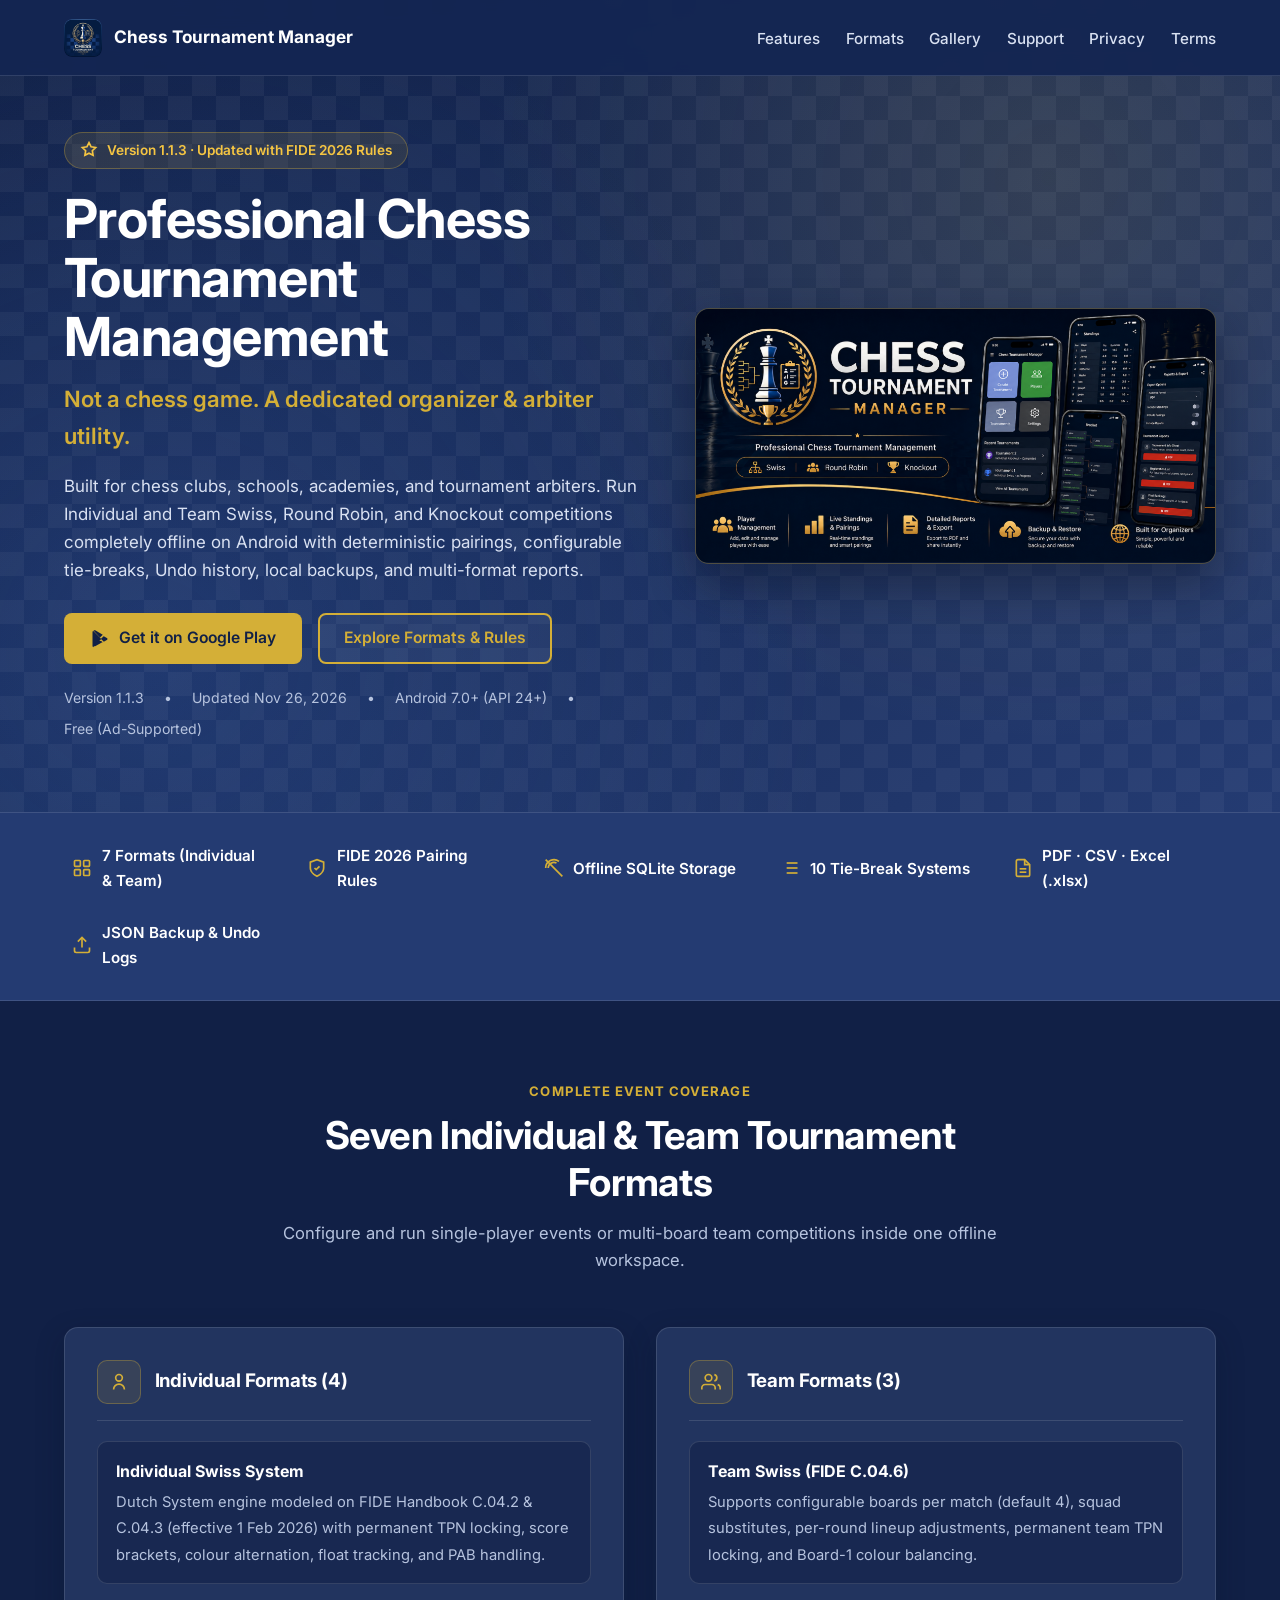
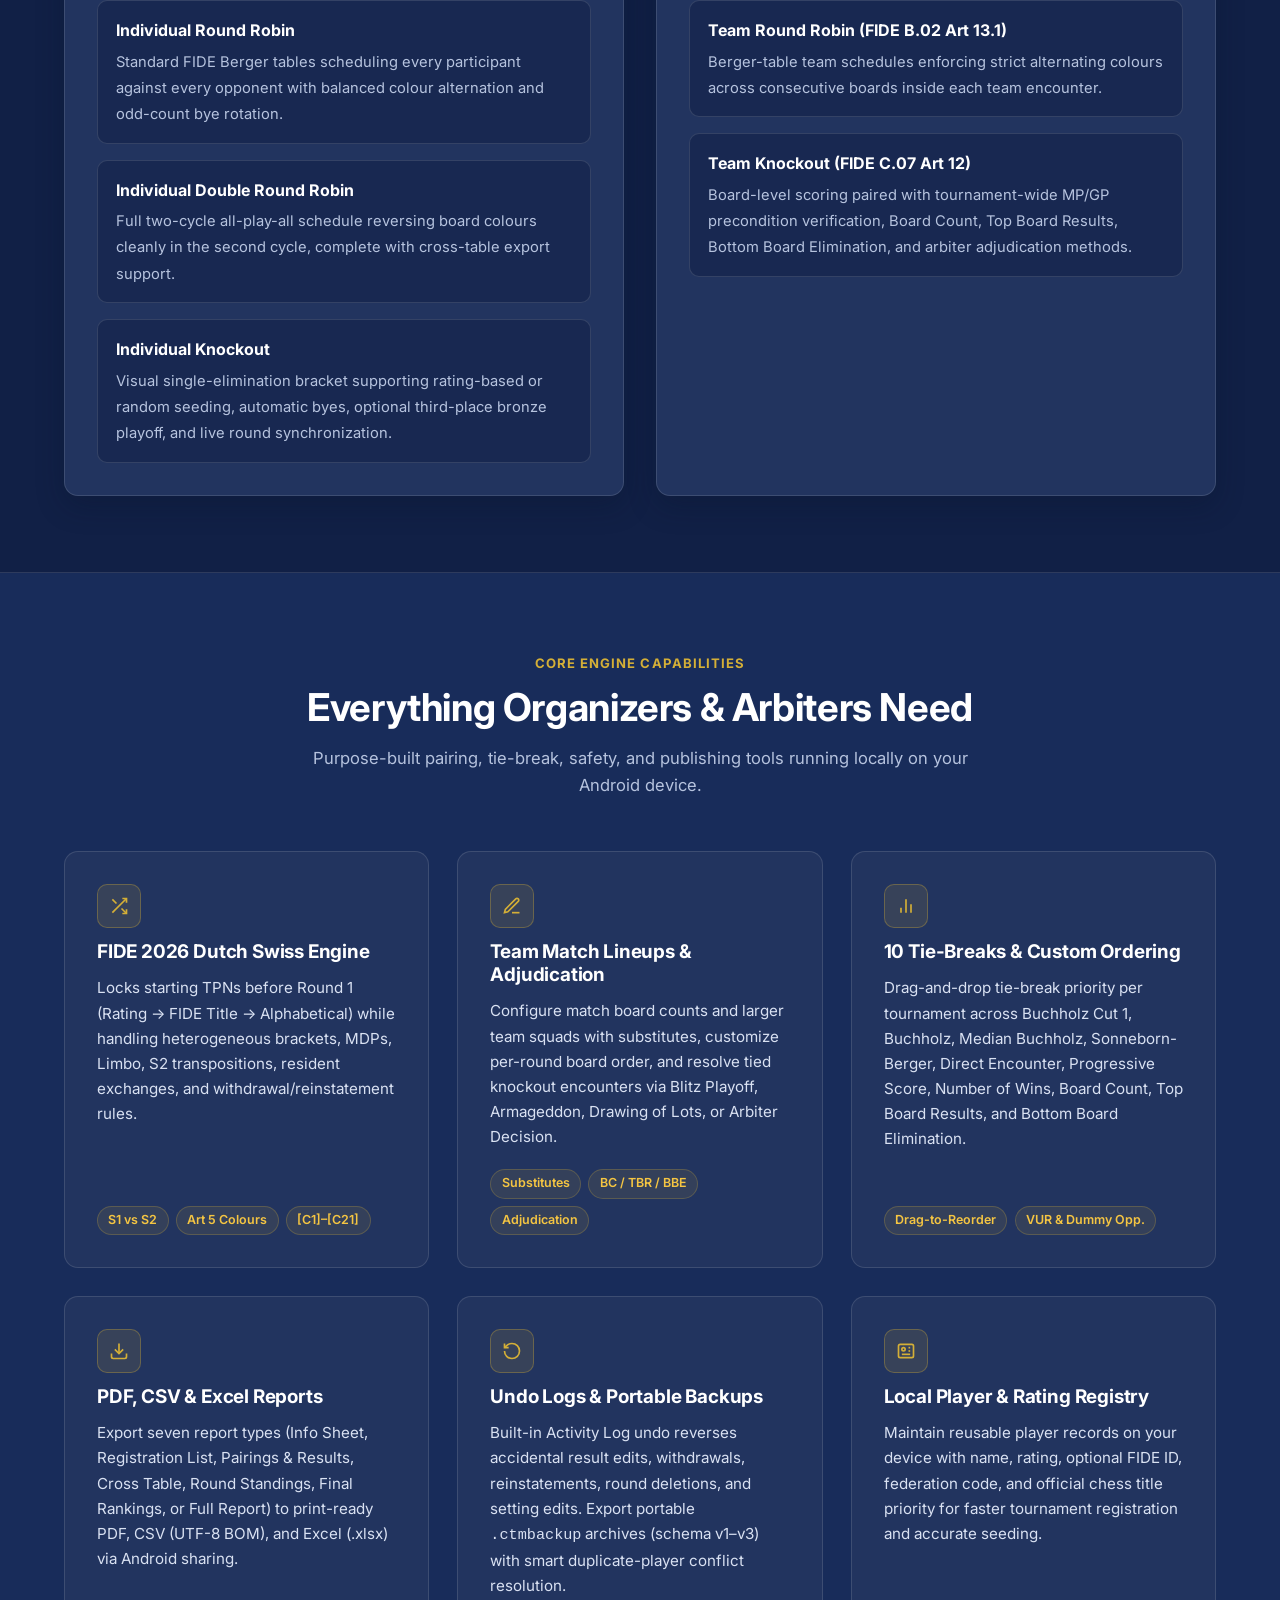
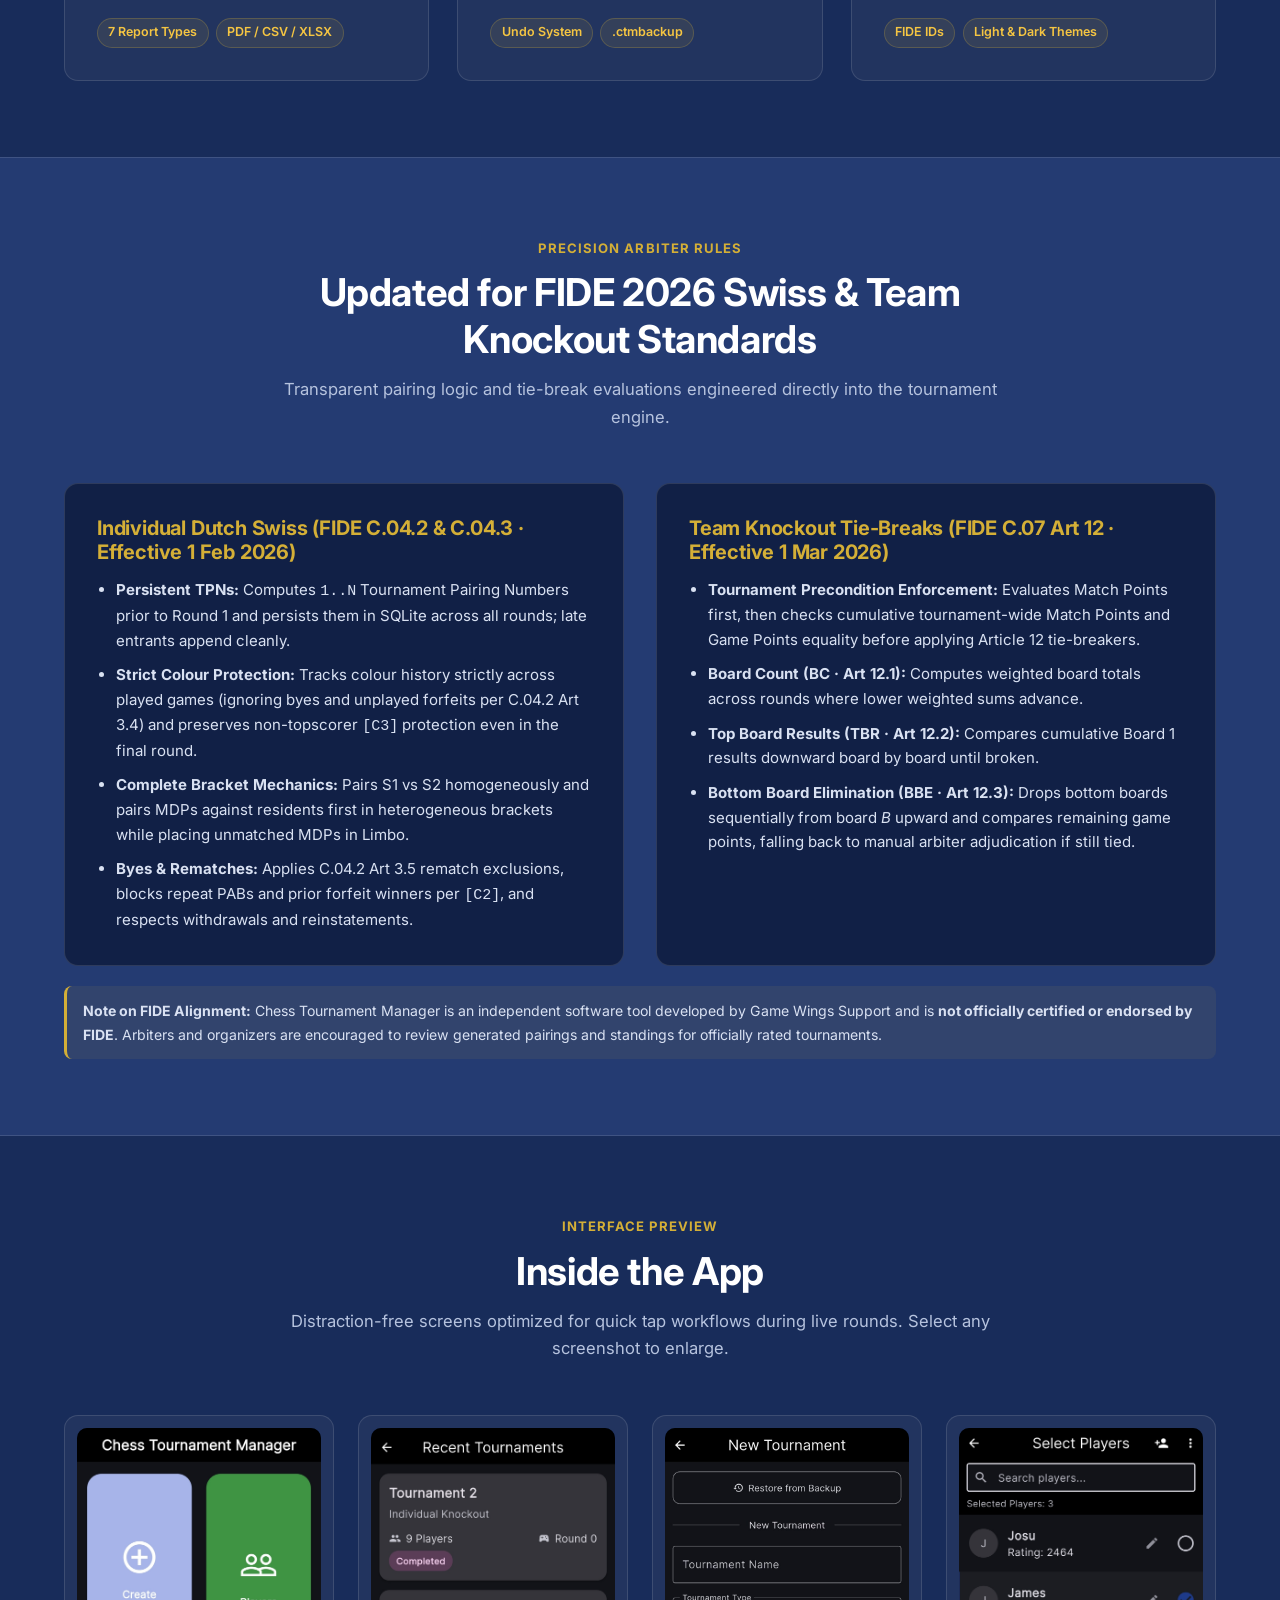
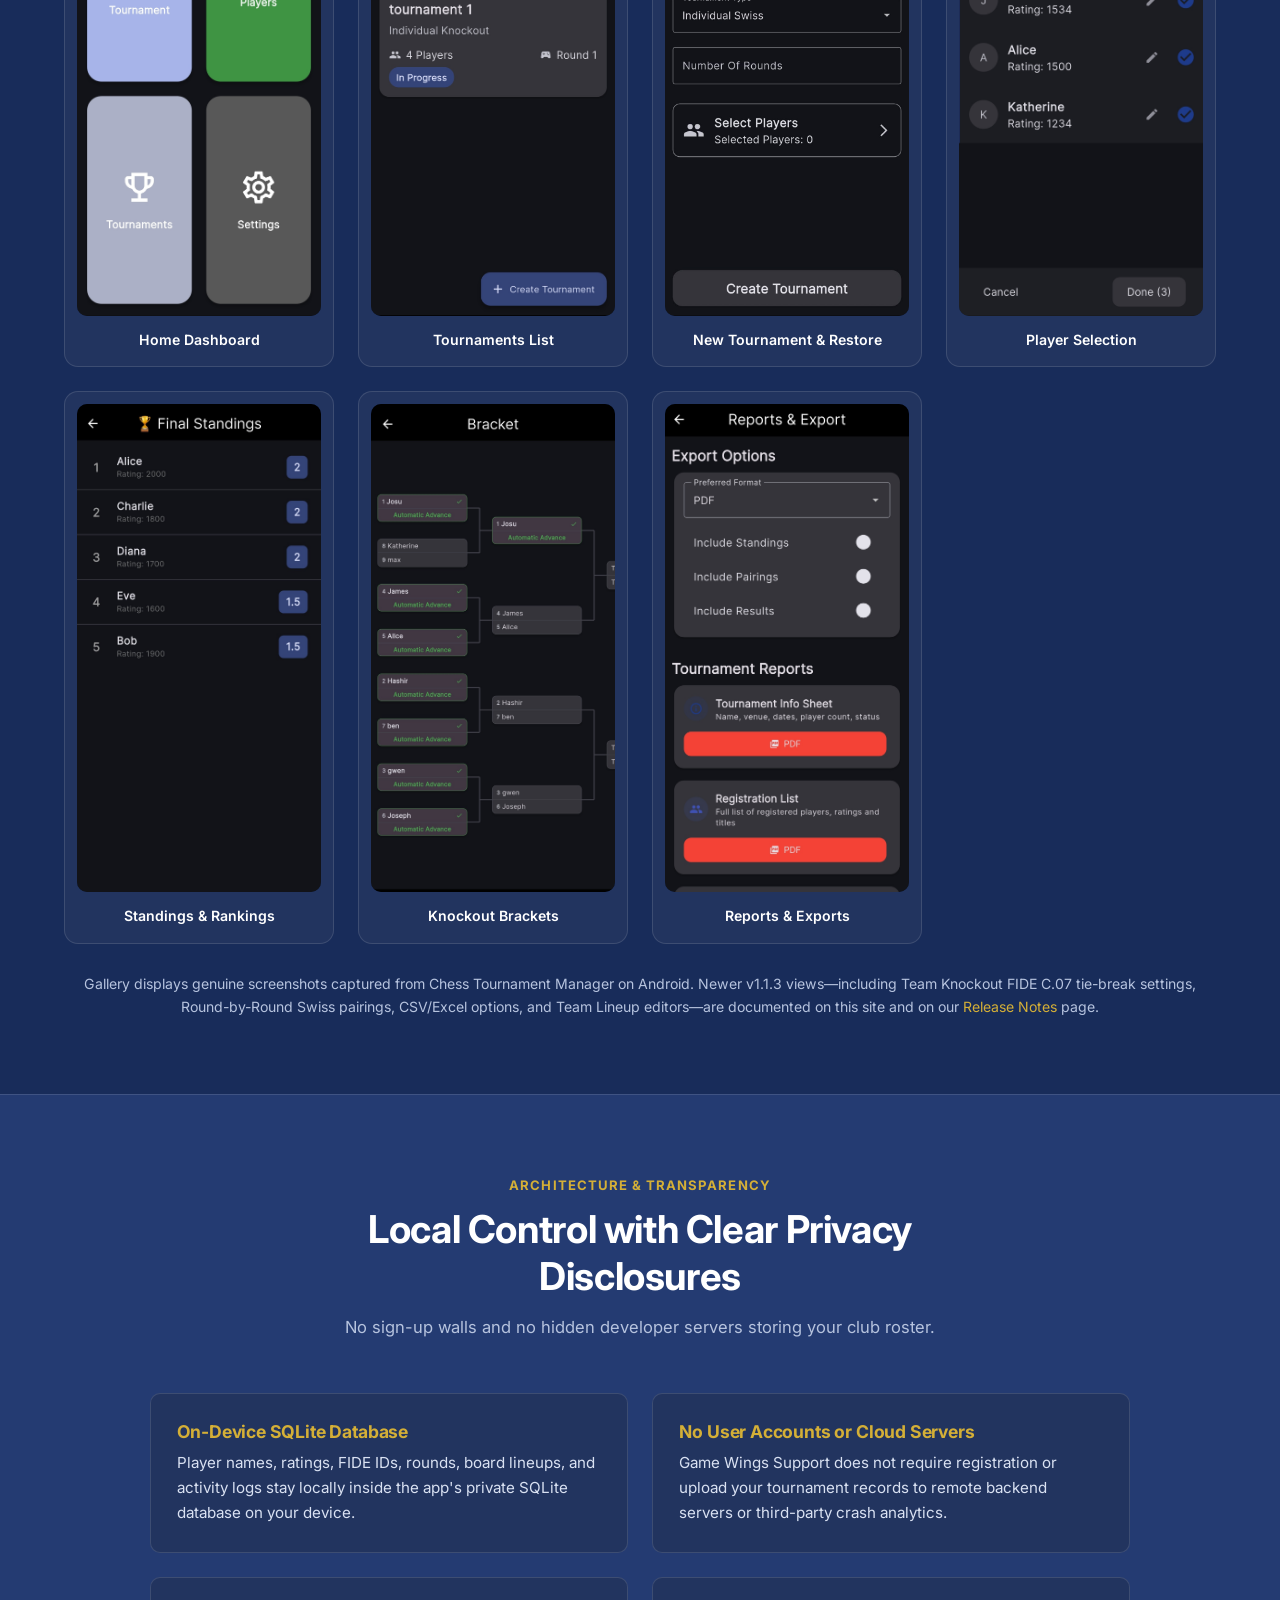
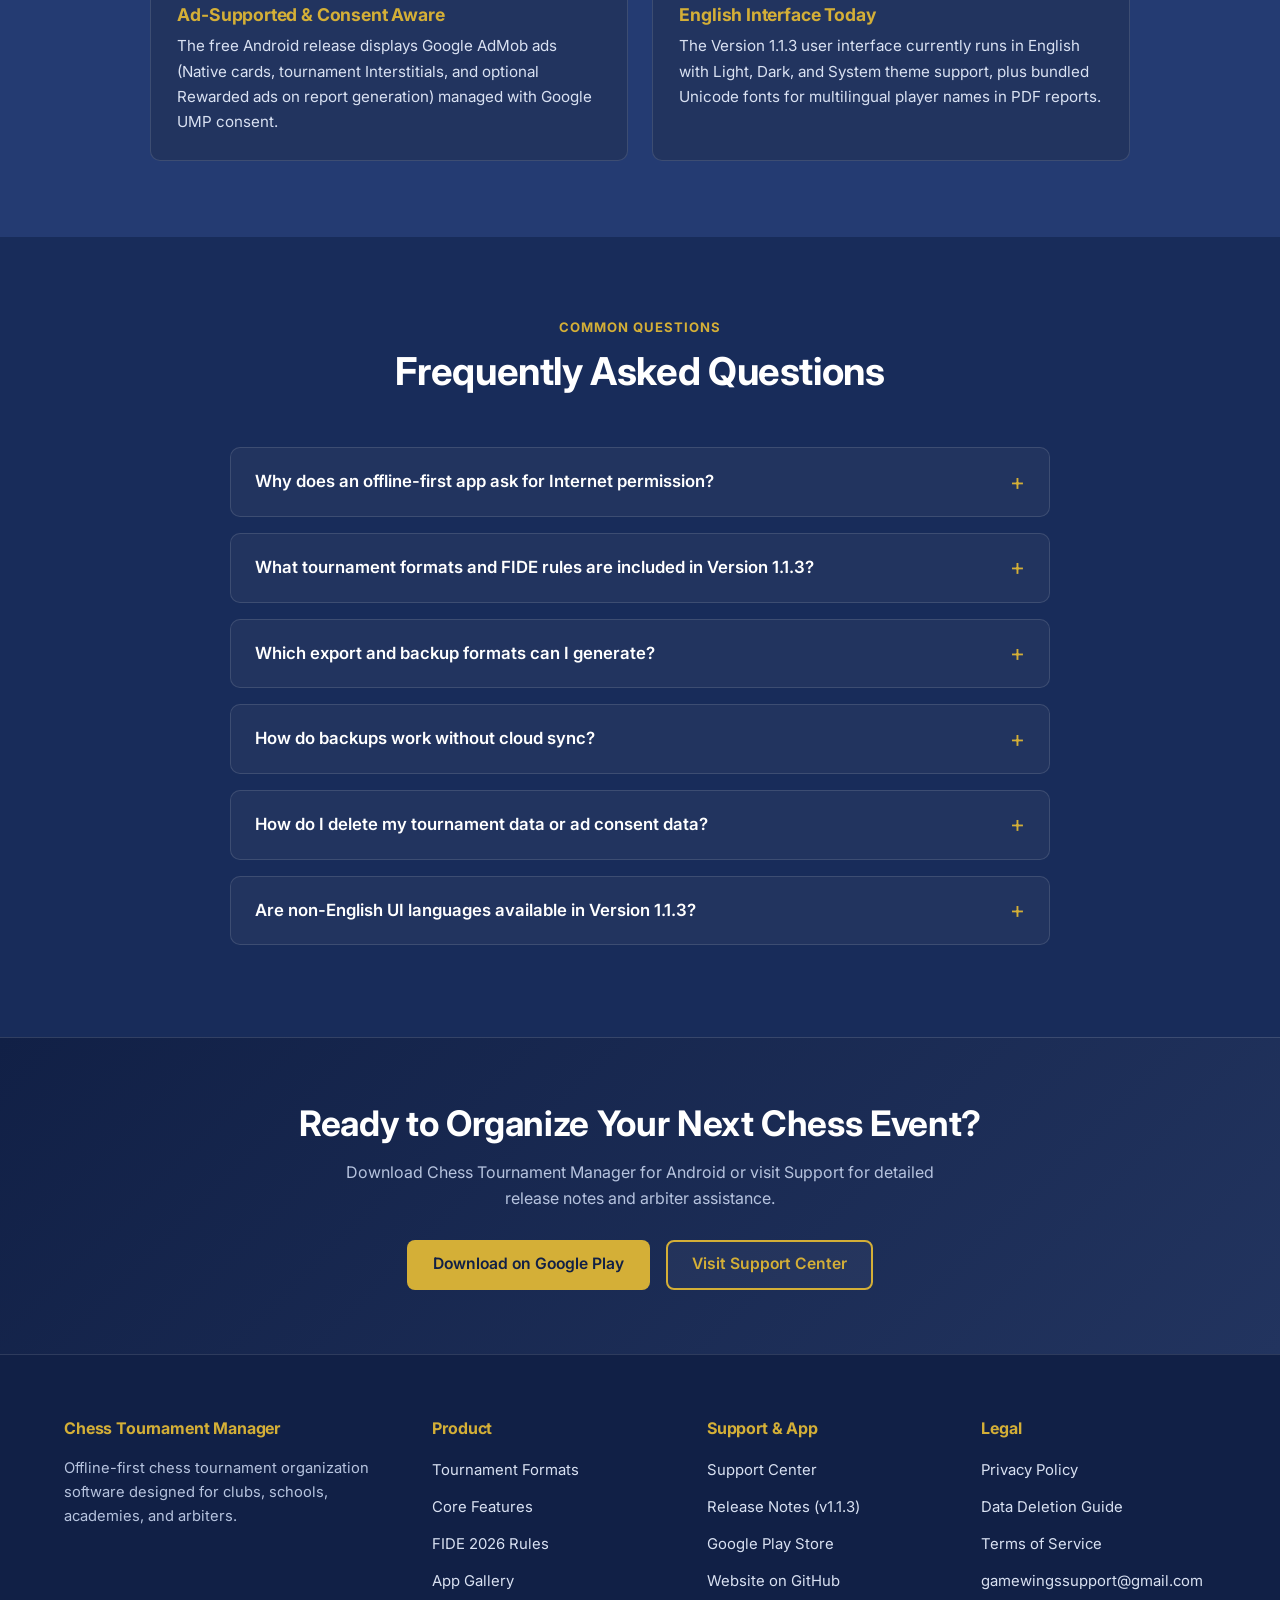
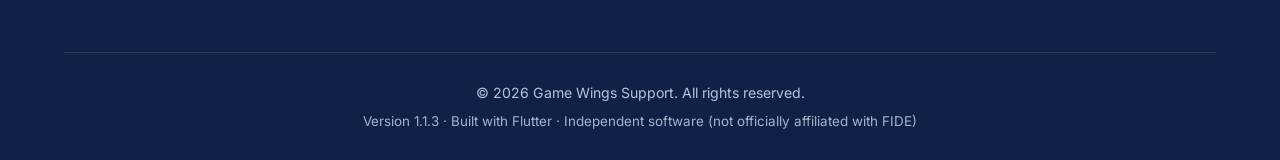
<file: index.html>
<!DOCTYPE html>
<html lang="en">
<head>
    <meta charset="UTF-8">
    <meta name="viewport" content="width=device-width, initial-scale=1.0">
    <meta name="description" content="Chess Tournament Manager is an offline-first Android tool for organizers and arbiters. Manage 7 Individual and Team formats with FIDE 2026 Dutch Swiss, Team Knockout C.07 tie-breaks, PDF/CSV/Excel exports, and JSON backups.">
    <meta name="theme-color" content="#182C5A">

    <!-- Open Graph -->
    <meta property="og:site_name" content="Chess Tournament Manager">
    <meta property="og:title" content="Chess Tournament Manager | Organizer & Arbiter Software">
    <meta property="og:description" content="Manage Individual & Team Swiss, Round Robin, Double Round Robin, and Knockout chess tournaments offline on Android with FIDE 2026 pairing & tie-break support.">
    <meta property="og:type" content="website">
    <meta property="og:url" content="https://Rohith013.github.io/chesstournamentmanager-website/">
    <meta property="og:image" content="https://Rohith013.github.io/chesstournamentmanager-website/Images/feature-graphic.png">

    <!-- Twitter Card -->
    <meta name="twitter:card" content="summary_large_image">
    <meta name="twitter:title" content="Chess Tournament Manager | Organizer & Arbiter Software">
    <meta name="twitter:description" content="Offline-first chess tournament organization for clubs, schools, academies, and arbiters (v1.1.3).">
    <meta name="twitter:image" content="https://Rohith013.github.io/chesstournamentmanager-website/Images/feature-graphic.png">

    <!-- SEO & Icons -->
    <link rel="canonical" href="https://Rohith013.github.io/chesstournamentmanager-website/">
    <link rel="icon" type="image/png" href="Images/logo.png">

    <title>Chess Tournament Manager | Offline Chess Arbiter & Organizer App</title>

    <!-- Typography -->
    <link rel="preconnect" href="https://fonts.googleapis.com">
    <link rel="preconnect" href="https://fonts.gstatic.com" crossorigin>
    <link href="https://fonts.googleapis.com/css2?family=Inter:wght@400;500;600;700&display=swap" rel="stylesheet">

    <script>document.documentElement.classList.add('js-enabled');</script>
    <link rel="stylesheet" href="css/style.css">

    <!-- Structured Data (Factual Application Metadata Only) -->
    <script type="application/ld+json">
    {
      "@context": "https://schema.org",
      "@type": "SoftwareApplication",
      "name": "Chess Tournament Manager",
      "operatingSystem": "Android 7.0+",
      "applicationCategory": "UtilitiesApplication",
      "softwareVersion": "1.1.3",
      "description": "Offline-first chess tournament organizer app for clubs, schools, academies, and arbiters supporting Individual and Team Swiss, Round Robin, Double Round Robin, and Knockout formats.",
      "url": "https://Rohith013.github.io/chesstournamentmanager-website/",
      "downloadUrl": "https://play.google.com/store/apps/details?id=com.chesstournamentmanager.app",
      "offers": {
        "@type": "Offer",
        "price": "0",
        "priceCurrency": "USD"
      },
      "publisher": {
        "@type": "Organization",
        "name": "Game Wings Support",
        "email": "gamewingssupport@gmail.com"
      }
    }
    </script>
    <script type="application/ld+json">
    {
      "@context": "https://schema.org",
      "@type": "FAQPage",
      "mainEntity": [
        {
          "@type": "Question",
          "name": "Does Chess Tournament Manager work without an internet connection?",
          "acceptedAnswer": {
            "@type": "Answer",
            "text": "Yes. All tournament creation, player management, FIDE pairings, standings, tie-breaks, PDF/CSV/Excel exports, and .ctmbackup backups run locally offline in an on-device SQLite database. Internet access is used to load Google AdMob ads, update privacy consent preferences, or share generated files externally."
          }
        },
        {
          "@type": "Question",
          "name": "What tournament formats are supported in Version 1.1.3?",
          "acceptedAnswer": {
            "@type": "Answer",
            "text": "The app supports seven formats: Individual Swiss, Individual Round Robin, Individual Double Round Robin, Individual Knockout, Team Swiss, Team Round Robin, and Team Knockout."
          }
        },
        {
          "@type": "Question",
          "name": "What export and backup formats are available?",
          "acceptedAnswer": {
            "@type": "Answer",
            "text": "You can export seven report scopes to PDF, CSV (with UTF-8 BOM), and Excel (.xlsx), as well as full tournament backup files (.ctmbackup) with duplicate-player conflict resolution during restore."
          }
        },
        {
          "@type": "Question",
          "name": "Does the app require an account or upload tournament data to the cloud?",
          "acceptedAnswer": {
            "@type": "Answer",
            "text": "No. There are no user accounts, logins, or remote cloud servers operated by Game Wings Support. Your tournament and player data remain stored locally on your device unless you choose to export and share a file."
          }
        }
      ]
    }
    </script>
</head>
<body>
    <a href="#main-content" class="skip-link">Skip to main content</a>

    <header>
        <div class="container nav-container">
            <a href="index.html" class="logo-container" aria-label="Chess Tournament Manager Home">
                <img src="Images/logo.png" alt="Chess Tournament Manager Logo" width="38" height="38">
                <span>Chess Tournament Manager</span>
            </a>

            <button class="mobile-menu-btn" type="button" aria-expanded="false" aria-controls="primary-nav" aria-label="Open navigation menu">
                <svg class="icon icon-menu" viewBox="0 0 24 24" fill="none" stroke="currentColor" stroke-width="2" stroke-linecap="round" stroke-linejoin="round" aria-hidden="true">
                    <line x1="3" y1="6" x2="21" y2="6"></line>
                    <line x1="3" y1="12" x2="21" y2="12"></line>
                    <line x1="3" y1="18" x2="21" y2="18"></line>
                </svg>
                <svg class="icon icon-close" style="display: none;" viewBox="0 0 24 24" fill="none" stroke="currentColor" stroke-width="2" stroke-linecap="round" stroke-linejoin="round" aria-hidden="true">
                    <line x1="18" y1="6" x2="6" y2="18"></line>
                    <line x1="6" y1="6" x2="18" y2="18"></line>
                </svg>
            </button>

            <nav aria-label="Primary Navigation">
                <ul id="primary-nav" class="nav-links">
                    <li><a href="#features">Features</a></li>
                    <li><a href="#formats">Formats</a></li>
                    <li><a href="#screenshots">Gallery</a></li>
                    <li><a href="support.html">Support</a></li>
                    <li><a href="privacy.html">Privacy</a></li>
                    <li><a href="terms.html">Terms</a></li>
                </ul>
            </nav>
        </div>
    </header>

    <main id="main-content">
        <!-- Hero Section -->
        <section class="hero fade-in">
            <div class="container hero-content">
                <div class="hero-text">
                    <span class="hero-eyebrow">
                        <svg class="icon" viewBox="0 0 24 24" fill="none" stroke="currentColor" stroke-width="2" aria-hidden="true">
                            <path d="M12 2l2.5 5 5.5.8-4 3.9.9 5.5-4.9-2.6-4.9 2.6.9-5.5-4-3.9 5.5-.8L12 2z"></path>
                        </svg>
                        Version 1.1.3 &middot; Updated with FIDE 2026 Rules
                    </span>
                    <h1>Professional Chess Tournament Management</h1>
                    <p class="hero-subtitle">Not a chess game. A dedicated organizer &amp; arbiter utility.</p>
                    <p class="hero-description">Built for chess clubs, schools, academies, and tournament arbiters. Run Individual and Team Swiss, Round Robin, and Knockout competitions completely offline on Android with deterministic pairings, configurable tie-breaks, Undo history, local backups, and multi-format reports.</p>

                    <div class="hero-buttons">
                        <a href="https://play.google.com/store/apps/details?id=com.chesstournamentmanager.app" class="btn btn-primary" aria-label="Download Chess Tournament Manager on Google Play" target="_blank" rel="noopener noreferrer">
                            <svg class="icon" viewBox="0 0 24 24" fill="currentColor" aria-hidden="true">
                                <path d="M3.6 2.3a1.5 1.5 0 0 0-.6 1.2v17a1.5 1.5 0 0 0 .6 1.2l.1.1 9.5-9.5v-.6L3.7 2.2l-.1.1zm12.8 12.8l-3.2-3.1v-.2l3.2-3.1.1.1 3.7 2.1c1.1.6 1.1 1.6 0 2.2l-3.7 2.1-.1-.1zm-1.1 1l-3.3-3.3L4.4 20.4c.5.5 1.4.6 2.3.1l8.6-4.9v.5zM12 10.1l3.3-3.3L6.7 1.9C5.8 1.4 4.9 1.5 4.4 2l7.6 8.1z"></path>
                            </svg>
                            Get it on Google Play
                        </a>
                        <a href="#formats" class="btn btn-secondary">
                            Explore Formats &amp; Rules
                        </a>
                    </div>

                    <div class="hero-meta">
                        <span class="hero-meta-item">Version 1.1.3</span>
                        <span aria-hidden="true">&bull;</span>
                        <span class="hero-meta-item">Updated Nov 26, 2026</span>
                        <span aria-hidden="true">&bull;</span>
                        <span class="hero-meta-item">Android 7.0+ (API 24+)</span>
                        <span aria-hidden="true">&bull;</span>
                        <span class="hero-meta-item">Free (Ad-Supported)</span>
                    </div>
                </div>

                <div class="hero-image-container">
                    <div class="hero-image-frame">
                        <img src="Images/feature-graphic.png" alt="Chess Tournament Manager promotional preview displaying tournament dashboard, standings, brackets, and export workflows" width="1024" height="501">
                    </div>
                </div>
            </div>
        </section>

        <!-- Key Highlights Bar -->
        <section class="stats-bar" aria-label="Application Highlights">
            <div class="container">
                <div class="stats-grid">
                    <div class="stat-item">
                        <svg class="icon" viewBox="0 0 24 24" fill="none" stroke="currentColor" stroke-width="2" aria-hidden="true"><rect x="3" y="3" width="7" height="7" rx="1"></rect><rect x="14" y="3" width="7" height="7" rx="1"></rect><rect x="3" y="14" width="7" height="7" rx="1"></rect><rect x="14" y="14" width="7" height="7" rx="1"></rect></svg>
                        <span>7 Formats (Individual &amp; Team)</span>
                    </div>
                    <div class="stat-item">
                        <svg class="icon" viewBox="0 0 24 24" fill="none" stroke="currentColor" stroke-width="2" aria-hidden="true"><path d="M12 22s8-4 8-10V5l-8-3-8 3v7c0 6 8 10 8 10z"></path><path d="m9 12 2 2 4-4"></path></svg>
                        <span>FIDE 2026 Pairing Rules</span>
                    </div>
                    <div class="stat-item">
                        <svg class="icon" viewBox="0 0 24 24" fill="none" stroke="currentColor" stroke-width="2" aria-hidden="true"><path d="M2 12a10 10 0 0 1 16-8"></path><path d="M5 12a7 7 0 0 1 10-6"></path><line x1="2" y1="2" x2="22" y2="22"></line><path d="M12 20h.01"></path></svg>
                        <span>Offline SQLite Storage</span>
                    </div>
                    <div class="stat-item">
                        <svg class="icon" viewBox="0 0 24 24" fill="none" stroke="currentColor" stroke-width="2" aria-hidden="true"><line x1="8" y1="6" x2="21" y2="6"></line><line x1="8" y1="12" x2="21" y2="12"></line><line x1="8" y1="18" x2="21" y2="18"></line><line x1="3" y1="6" x2="3.01" y2="6"></line><line x1="3" y1="12" x2="3.01" y2="12"></line><line x1="3" y1="18" x2="3.01" y2="18"></line></svg>
                        <span>10 Tie-Break Systems</span>
                    </div>
                    <div class="stat-item">
                        <svg class="icon" viewBox="0 0 24 24" fill="none" stroke="currentColor" stroke-width="2" aria-hidden="true"><path d="M14 2H6a2 2 0 0 0-2 2v16a2 2 0 0 0 2 2h12a2 2 0 0 0 2-2V8z"></path><polyline points="14 2 14 8 20 8"></polyline><line x1="16" y1="13" x2="8" y2="13"></line><line x1="16" y1="17" x2="8" y2="17"></line></svg>
                        <span>PDF &middot; CSV &middot; Excel (.xlsx)</span>
                    </div>
                    <div class="stat-item">
                        <svg class="icon" viewBox="0 0 24 24" fill="none" stroke="currentColor" stroke-width="2" aria-hidden="true"><path d="M21 15v4a2 2 0 0 1-2 2H5a2 2 0 0 1-2-2v-4"></path><polyline points="17 8 12 3 7 8"></polyline><line x1="12" y1="3" x2="12" y2="15"></line></svg>
                        <span>JSON Backup &amp; Undo Logs</span>
                    </div>
                </div>
            </div>
        </section>

        <!-- Supported Formats Section -->
        <section id="formats" class="formats-section section-padding fade-in">
            <div class="container">
                <div class="section-header">
                    <span class="section-kicker">Complete Event Coverage</span>
                    <h2>Seven Individual &amp; Team Tournament Formats</h2>
                    <p>Configure and run single-player events or multi-board team competitions inside one offline workspace.</p>
                </div>

                <div class="formats-grid">
                    <div class="format-group-card">
                        <div class="format-group-header">
                            <span class="icon-badge">
                                <svg class="icon" viewBox="0 0 24 24" fill="none" stroke="currentColor" stroke-width="2" aria-hidden="true"><circle cx="12" cy="7" r="4"></circle><path d="M5.5 21a6.5 6.5 0 0 1 13 0"></path></svg>
                            </span>
                            <div>
                                <h3>Individual Formats (4)</h3>
                            </div>
                        </div>
                        <ul class="format-list">
                            <li>
                                <strong>Individual Swiss System</strong>
                                <span>Dutch System engine modeled on FIDE Handbook C.04.2 &amp; C.04.3 (effective 1 Feb 2026) with permanent TPN locking, score brackets, colour alternation, float tracking, and PAB handling.</span>
                            </li>
                            <li>
                                <strong>Individual Round Robin</strong>
                                <span>Standard FIDE Berger tables scheduling every participant against every opponent with balanced colour alternation and odd-count bye rotation.</span>
                            </li>
                            <li>
                                <strong>Individual Double Round Robin</strong>
                                <span>Full two-cycle all-play-all schedule reversing board colours cleanly in the second cycle, complete with cross-table export support.</span>
                            </li>
                            <li>
                                <strong>Individual Knockout</strong>
                                <span>Visual single-elimination bracket supporting rating-based or random seeding, automatic byes, optional third-place bronze playoff, and live round synchronization.</span>
                            </li>
                        </ul>
                    </div>

                    <div class="format-group-card">
                        <div class="format-group-header">
                            <span class="icon-badge">
                                <svg class="icon" viewBox="0 0 24 24" fill="none" stroke="currentColor" stroke-width="2" aria-hidden="true"><path d="M17 21v-2a4 4 0 0 0-4-4H5a4 4 0 0 0-4 4v2"></path><circle cx="9" cy="7" r="4"></circle><path d="M23 21v-2a4 4 0 0 0-3-3.87"></path><path d="M16 3.13a4 4 0 0 1 0 7.75"></path></svg>
                            </span>
                            <div>
                                <h3>Team Formats (3)</h3>
                            </div>
                        </div>
                        <ul class="format-list">
                            <li>
                                <strong>Team Swiss (FIDE C.04.6)</strong>
                                <span>Supports configurable boards per match (default 4), squad substitutes, per-round lineup adjustments, permanent team TPN locking, and Board-1 colour balancing.</span>
                            </li>
                            <li>
                                <strong>Team Round Robin (FIDE B.02 Art 13.1)</strong>
                                <span>Berger-table team schedules enforcing strict alternating colours across consecutive boards inside each team encounter.</span>
                            </li>
                            <li>
                                <strong>Team Knockout (FIDE C.07 Art 12)</strong>
                                <span>Board-level scoring paired with tournament-wide MP/GP precondition verification, Board Count, Top Board Results, Bottom Board Elimination, and arbiter adjudication methods.</span>
                            </li>
                        </ul>
                    </div>
                </div>
            </div>
        </section>

        <!-- Features Grid -->
        <section id="features" class="features section-padding fade-in">
            <div class="container">
                <div class="section-header">
                    <span class="section-kicker">Core Engine Capabilities</span>
                    <h2>Everything Organizers &amp; Arbiters Need</h2>
                    <p>Purpose-built pairing, tie-break, safety, and publishing tools running locally on your Android device.</p>
                </div>

                <div class="features-grid">
                    <article class="feature-card">
                        <span class="icon-badge">
                            <svg class="icon" viewBox="0 0 24 24" fill="none" stroke="currentColor" stroke-width="2" aria-hidden="true"><polyline points="16 3 21 3 21 8"></polyline><line x1="4" y1="20" x2="21" y2="3"></line><polyline points="21 16 21 21 16 21"></polyline><line x1="15" y1="15" x2="21" y2="21"></line><line x1="4" y1="4" x2="9" y2="9"></line></svg>
                        </span>
                        <h3>FIDE 2026 Dutch Swiss Engine</h3>
                        <p>Locks starting TPNs before Round 1 (Rating &rarr; FIDE Title &rarr; Alphabetical) while handling heterogeneous brackets, MDPs, Limbo, S2 transpositions, resident exchanges, and withdrawal/reinstatement rules.</p>
                        <div class="feature-tags">
                            <span class="tag-pill">S1 vs S2</span>
                            <span class="tag-pill">Art 5 Colours</span>
                            <span class="tag-pill">[C1]–[C21]</span>
                        </div>
                    </article>

                    <article class="feature-card">
                        <span class="icon-badge">
                            <svg class="icon" viewBox="0 0 24 24" fill="none" stroke="currentColor" stroke-width="2" aria-hidden="true"><path d="M12 20h9"></path><path d="M16.5 3.5a2.121 2.121 0 0 1 3 3L7 19l-4 1 1-4L16.5 3.5z"></path></svg>
                        </span>
                        <h3>Team Match Lineups &amp; Adjudication</h3>
                        <p>Configure match board counts and larger team squads with substitutes, customize per-round board order, and resolve tied knockout encounters via Blitz Playoff, Armageddon, Drawing of Lots, or Arbiter Decision.</p>
                        <div class="feature-tags">
                            <span class="tag-pill">Substitutes</span>
                            <span class="tag-pill">BC / TBR / BBE</span>
                            <span class="tag-pill">Adjudication</span>
                        </div>
                    </article>

                    <article class="feature-card">
                        <span class="icon-badge">
                            <svg class="icon" viewBox="0 0 24 24" fill="none" stroke="currentColor" stroke-width="2" aria-hidden="true"><line x1="18" y1="20" x2="18" y2="10"></line><line x1="12" y1="20" x2="12" y2="4"></line><line x1="6" y1="20" x2="6" y2="14"></line></svg>
                        </span>
                        <h3>10 Tie-Breaks &amp; Custom Ordering</h3>
                        <p>Drag-and-drop tie-break priority per tournament across Buchholz Cut 1, Buchholz, Median Buchholz, Sonneborn-Berger, Direct Encounter, Progressive Score, Number of Wins, Board Count, Top Board Results, and Bottom Board Elimination.</p>
                        <div class="feature-tags">
                            <span class="tag-pill">Drag-to-Reorder</span>
                            <span class="tag-pill">VUR &amp; Dummy Opp.</span>
                        </div>
                    </article>

                    <article class="feature-card">
                        <span class="icon-badge">
                            <svg class="icon" viewBox="0 0 24 24" fill="none" stroke="currentColor" stroke-width="2" aria-hidden="true"><path d="M21 15v4a2 2 0 0 1-2 2H5a2 2 0 0 1-2-2v-4"></path><polyline points="7 10 12 15 17 10"></polyline><line x1="12" y1="15" x2="12" y2="3"></line></svg>
                        </span>
                        <h3>PDF, CSV &amp; Excel Reports</h3>
                        <p>Export seven report types (Info Sheet, Registration List, Pairings &amp; Results, Cross Table, Round Standings, Final Rankings, or Full Report) to print-ready PDF, CSV (UTF-8 BOM), and Excel (.xlsx) via Android sharing.</p>
                        <div class="feature-tags">
                            <span class="tag-pill">7 Report Types</span>
                            <span class="tag-pill">PDF / CSV / XLSX</span>
                        </div>
                    </article>

                    <article class="feature-card">
                        <span class="icon-badge">
                            <svg class="icon" viewBox="0 0 24 24" fill="none" stroke="currentColor" stroke-width="2" aria-hidden="true"><path d="M3 12a9 9 0 1 0 9-9 9.75 9.75 0 0 0-6.74 2.74L3 8"></path><path d="M3 3v5h5"></path></svg>
                        </span>
                        <h3>Undo Logs &amp; Portable Backups</h3>
                        <p>Built-in Activity Log undo reverses accidental result edits, withdrawals, reinstatements, round deletions, and setting edits. Export portable <code>.ctmbackup</code> archives (schema v1–v3) with smart duplicate-player conflict resolution.</p>
                        <div class="feature-tags">
                            <span class="tag-pill">Undo System</span>
                            <span class="tag-pill">.ctmbackup</span>
                        </div>
                    </article>

                    <article class="feature-card">
                        <span class="icon-badge">
                            <svg class="icon" viewBox="0 0 24 24" fill="none" stroke="currentColor" stroke-width="2" aria-hidden="true"><rect x="3" y="4" width="18" height="16" rx="2"></rect><circle cx="9" cy="10" r="2"></circle><path d="M15 8h2"></path><path d="M15 12h2"></path><path d="M7 16h10"></path></svg>
                        </span>
                        <h3>Local Player &amp; Rating Registry</h3>
                        <p>Maintain reusable player records on your device with name, rating, optional FIDE ID, federation code, and official chess title priority for faster tournament registration and accurate seeding.</p>
                        <div class="feature-tags">
                            <span class="tag-pill">FIDE IDs</span>
                            <span class="tag-pill">Light &amp; Dark Themes</span>
                        </div>
                    </article>
                </div>
            </div>
        </section>

        <!-- FIDE 2026 Rules & Technical Deep Dive -->
        <section id="swiss-details" class="specs-section section-padding fade-in">
            <div class="container">
                <div class="section-header">
                    <span class="section-kicker">Precision Arbiter Rules</span>
                    <h2>Updated for FIDE 2026 Swiss &amp; Team Knockout Standards</h2>
                    <p>Transparent pairing logic and tie-break evaluations engineered directly into the tournament engine.</p>
                </div>

                <div class="specs-grid">
                    <div class="spec-panel">
                        <h3>Individual Dutch Swiss (FIDE C.04.2 &amp; C.04.3 &middot; Effective 1 Feb 2026)</h3>
                        <ul>
                            <li><strong>Persistent TPNs:</strong> Computes <code>1..N</code> Tournament Pairing Numbers prior to Round 1 and persists them in SQLite across all rounds; late entrants append cleanly.</li>
                            <li><strong>Strict Colour Protection:</strong> Tracks colour history strictly across played games (ignoring byes and unplayed forfeits per C.04.2 Art 3.4) and preserves non-topscorer <code>[C3]</code> protection even in the final round.</li>
                            <li><strong>Complete Bracket Mechanics:</strong> Pairs S1 vs S2 homogeneously and pairs MDPs against residents first in heterogeneous brackets while placing unmatched MDPs in Limbo.</li>
                            <li><strong>Byes &amp; Rematches:</strong> Applies C.04.2 Art 3.5 rematch exclusions, blocks repeat PABs and prior forfeit winners per <code>[C2]</code>, and respects withdrawals and reinstatements.</li>
                        </ul>
                    </div>

                    <div class="spec-panel">
                        <h3>Team Knockout Tie-Breaks (FIDE C.07 Art 12 &middot; Effective 1 Mar 2026)</h3>
                        <ul>
                            <li><strong>Tournament Precondition Enforcement:</strong> Evaluates Match Points first, then checks cumulative tournament-wide Match Points and Game Points equality before applying Article 12 tie-breakers.</li>
                            <li><strong>Board Count (BC &middot; Art 12.1):</strong> Computes weighted board totals across rounds where lower weighted sums advance.</li>
                            <li><strong>Top Board Results (TBR &middot; Art 12.2):</strong> Compares cumulative Board 1 results downward board by board until broken.</li>
                            <li><strong>Bottom Board Elimination (BBE &middot; Art 12.3):</strong> Drops bottom boards sequentially from board <em>B</em> upward and compares remaining game points, falling back to manual arbiter adjudication if still tied.</li>
                        </ul>
                    </div>
                </div>

                <p class="spec-note">
                    <strong>Note on FIDE Alignment:</strong> Chess Tournament Manager is an independent software tool developed by Game Wings Support and is <strong>not officially certified or endorsed by FIDE</strong>. Arbiters and organizers are encouraged to review generated pairings and standings for officially rated tournaments.
                </p>
            </div>
        </section>

        <!-- Screenshots Section -->
        <section id="screenshots" class="screenshots section-padding fade-in">
            <div class="container">
                <div class="section-header">
                    <span class="section-kicker">Interface Preview</span>
                    <h2>Inside the App</h2>
                    <p>Distraction-free screens optimized for quick tap workflows during live rounds. Select any screenshot to enlarge.</p>
                </div>

                <div class="gallery-container">
                    <figure class="gallery-item" tabindex="0" role="button" aria-label="Enlarge App Home Dashboard screenshot" data-caption="Home Dashboard — Quick access to Create Tournament, Players, Tournaments, and Settings">
                        <div class="gallery-thumb-wrap">
                            <img src="Images/screenshots/home.jpeg" alt="Chess Tournament Manager Home Dashboard showing four main navigation tiles" loading="lazy">
                        </div>
                        <figcaption class="gallery-caption">Home Dashboard</figcaption>
                    </figure>

                    <figure class="gallery-item" tabindex="0" role="button" aria-label="Enlarge Tournaments List screenshot" data-caption="Tournaments List — Overview of active and completed events with status badges">
                        <div class="gallery-thumb-wrap">
                            <img src="Images/screenshots/tournaments.jpg" alt="Active and Completed Tournaments list screen" loading="lazy">
                        </div>
                        <figcaption class="gallery-caption">Tournaments List</figcaption>
                    </figure>

                    <figure class="gallery-item" tabindex="0" role="button" aria-label="Enlarge Create Tournament screenshot" data-caption="Create Tournament — Configure event name, format, round count, players, or restore a backup">
                        <div class="gallery-thumb-wrap">
                            <img src="Images/screenshots/create-tournament.jpg.jpeg" alt="New Tournament setup and backup restore screen" loading="lazy">
                        </div>
                        <figcaption class="gallery-caption">New Tournament &amp; Restore</figcaption>
                    </figure>

                    <figure class="gallery-item" tabindex="0" role="button" aria-label="Enlarge Player Selection screenshot" data-caption="Player Registry — Search and select local players with ratings for registration">
                        <div class="gallery-thumb-wrap">
                            <img src="Images/screenshots/player-selection.jpg" alt="Player search and multi-selection list" loading="lazy">
                        </div>
                        <figcaption class="gallery-caption">Player Selection</figcaption>
                    </figure>

                    <figure class="gallery-item" tabindex="0" role="button" aria-label="Enlarge Standings screenshot" data-caption="Live Standings — Clear score and tie-break rankings">
                        <div class="gallery-thumb-wrap">
                            <img src="Images/screenshots/standings.jpg" alt="Tournament Final Standings screen" loading="lazy">
                        </div>
                        <figcaption class="gallery-caption">Standings &amp; Rankings</figcaption>
                    </figure>

                    <figure class="gallery-item" tabindex="0" role="button" aria-label="Enlarge Knockout Brackets screenshot" data-caption="Knockout Brackets — Tree view tracking automatic advances and match progress">
                        <div class="gallery-thumb-wrap">
                            <img src="Images/screenshots/brackets.jpg" alt="Interactive Knockout Bracket visualization" loading="lazy">
                        </div>
                        <figcaption class="gallery-caption">Knockout Brackets</figcaption>
                    </figure>

                    <figure class="gallery-item" tabindex="0" role="button" aria-label="Enlarge Reports and Export screenshot" data-caption="Reports & Export — Generate Info Sheets, Registration Lists, Pairings, Standings, and Full Reports">
                        <div class="gallery-thumb-wrap">
                            <img src="Images/screenshots/reports.jpg" alt="Reports and Export options screen" loading="lazy">
                        </div>
                        <figcaption class="gallery-caption">Reports &amp; Exports</figcaption>
                    </figure>
                </div>

                <p class="gallery-disclaimer">
                    Gallery displays genuine screenshots captured from Chess Tournament Manager on Android. Newer v1.1.3 views—including Team Knockout FIDE C.07 tie-break settings, Round-by-Round Swiss pairings, CSV/Excel options, and Team Lineup editors—are documented on this site and on our <a href="support.html#release-notes">Release Notes</a> page.
                </p>
            </div>
        </section>

        <!-- Privacy & Architecture Pillars -->
        <section class="why-choose section-padding fade-in">
            <div class="container">
                <div class="section-header">
                    <span class="section-kicker">Architecture &amp; Transparency</span>
                    <h2>Local Control with Clear Privacy Disclosures</h2>
                    <p>No sign-up walls and no hidden developer servers storing your club roster.</p>
                </div>

                <div class="pillars-grid">
                    <div class="pillar-card">
                        <h3>On-Device SQLite Database</h3>
                        <p>Player names, ratings, FIDE IDs, rounds, board lineups, and activity logs stay locally inside the app's private SQLite database on your device.</p>
                    </div>
                    <div class="pillar-card">
                        <h3>No User Accounts or Cloud Servers</h3>
                        <p>Game Wings Support does not require registration or upload your tournament records to remote backend servers or third-party crash analytics.</p>
                    </div>
                    <div class="pillar-card">
                        <h3>Ad-Supported &amp; Consent Aware</h3>
                        <p>The free Android release displays Google AdMob ads (Native cards, tournament Interstitials, and optional Rewarded ads on report generation) managed with Google UMP consent.</p>
                    </div>
                    <div class="pillar-card">
                        <h3>English Interface Today</h3>
                        <p>The Version 1.1.3 user interface currently runs in English with Light, Dark, and System theme support, plus bundled Unicode fonts for multilingual player names in PDF reports.</p>
                    </div>
                </div>
            </div>
        </section>

        <!-- FAQ Section -->
        <section id="faq" class="faq section-padding fade-in">
            <div class="container">
                <div class="section-header">
                    <span class="section-kicker">Common Questions</span>
                    <h2>Frequently Asked Questions</h2>
                </div>

                <div class="faq-grid">
                    <details>
                        <summary>Why does an offline-first app ask for Internet permission?</summary>
                        <div class="faq-answer">
                            All pairings, standings, exports, and backups run locally offline with zero internet required. The Android <code>INTERNET</code> and <code>ACCESS_NETWORK_STATE</code> permissions are used solely to load Google AdMob ads and display Google's User Messaging Platform (UMP) consent prompt in applicable regions, or when you share exported files through other apps.
                        </div>
                    </details>

                    <details>
                        <summary>What tournament formats and FIDE rules are included in Version 1.1.3?</summary>
                        <div class="faq-answer">
                            Version 1.1.3 supports seven formats: Individual Swiss, Individual Round Robin, Individual Double Round Robin, Individual Knockout, Team Swiss, Team Round Robin, and Team Knockout. Individual Swiss follows FIDE C.04.2 &amp; C.04.3 (effective 1 Feb 2026) and Team Knockout implements FIDE C.07 Art 12 tie-breaks (effective 1 Mar 2026) with four arbiter adjudication methods.
                        </div>
                    </details>

                    <details>
                        <summary>Which export and backup formats can I generate?</summary>
                        <div class="faq-answer">
                            You can generate seven report scopes (Tournament Info Sheet, Registration List, Pairings &amp; Results, Cross Table, Round Standings, Final Rankings, and Full Report) in <strong>PDF</strong>, <strong>CSV (UTF-8 BOM)</strong>, and <strong>Excel (.xlsx)</strong> formats. Generating a report displays a Rewarded Ad when network/ad inventory is available. Generating a local <code>.ctmbackup</code> JSON backup file does not require watching a rewarded ad.
                        </div>
                    </details>

                    <details>
                        <summary>How do backups work without cloud sync?</summary>
                        <div class="faq-answer">
                            Because there is no automatic cloud synchronization, use <strong>Share / Export &rarr; Export Backup</strong> before uninstalling the app, clearing app storage, or changing phones. Restoring a <code>.ctmbackup</code> file (schema versions 1, 2, or 3) checks for duplicate or ambiguous player profiles so you can merge safely or import as new entries.
                        </div>
                    </details>

                    <details>
                        <summary>How do I delete my tournament data or ad consent data?</summary>
                        <div class="faq-answer">
                            Since there are no online accounts, all tournament data lives on your phone. You can delete individual players or tournaments inside the app, clear default preferences with Reset Settings, or clear app storage / uninstall Android app data to remove the local SQLite database. Full details and advertising opt-out steps are listed in our <a href="privacy.html#data-deletion">Privacy Policy &amp; Data Deletion Guide</a>.
                        </div>
                    </details>

                    <details>
                        <summary>Are non-English UI languages available in Version 1.1.3?</summary>
                        <div class="faq-answer">
                            In Version 1.1.3, the in-app interface language is fixed to English while PDF reports bundle Noto Sans fonts covering Latin, Devanagari, Malayalam, Tamil, Bengali, and Arabic scripts for player and tournament names.
                        </div>
                    </details>
                </div>
            </div>
        </section>

        <!-- Final CTA -->
        <section class="cta-banner">
            <div class="container">
                <h2>Ready to Organize Your Next Chess Event?</h2>
                <p>Download Chess Tournament Manager for Android or visit Support for detailed release notes and arbiter assistance.</p>
                <div class="cta-actions">
                    <a href="https://play.google.com/store/apps/details?id=com.chesstournamentmanager.app" class="btn btn-primary" target="_blank" rel="noopener noreferrer">
                        Download on Google Play
                    </a>
                    <a href="support.html" class="btn btn-secondary">
                        Visit Support Center
                    </a>
                </div>
            </div>
        </section>
    </main>

    <footer>
        <div class="container">
            <div class="footer-grid">
                <div class="footer-col">
                    <h2>Chess Tournament Manager</h2>
                    <p>Offline-first chess tournament organization software designed for clubs, schools, academies, and arbiters.</p>
                </div>

                <div class="footer-col">
                    <h2>Product</h2>
                    <ul class="footer-links">
                        <li><a href="#formats">Tournament Formats</a></li>
                        <li><a href="#features">Core Features</a></li>
                        <li><a href="#swiss-details">FIDE 2026 Rules</a></li>
                        <li><a href="#screenshots">App Gallery</a></li>
                    </ul>
                </div>

                <div class="footer-col">
                    <h2>Support &amp; App</h2>
                    <ul class="footer-links">
                        <li><a href="support.html">Support Center</a></li>
                        <li><a href="support.html#release-notes">Release Notes (v1.1.3)</a></li>
                        <li><a href="https://play.google.com/store/apps/details?id=com.chesstournamentmanager.app" target="_blank" rel="noopener noreferrer">Google Play Store</a></li>
                        <li><a href="https://github.com/Rohith013/chesstournamentmanager-website" target="_blank" rel="noopener noreferrer">Website on GitHub</a></li>
                    </ul>
                </div>

                <div class="footer-col">
                    <h2>Legal</h2>
                    <ul class="footer-links">
                        <li><a href="privacy.html">Privacy Policy</a></li>
                        <li><a href="privacy.html#data-deletion">Data Deletion Guide</a></li>
                        <li><a href="terms.html">Terms of Service</a></li>
                        <li><a href="mailto:gamewingssupport@gmail.com">gamewingssupport@gmail.com</a></li>
                    </ul>
                </div>
            </div>

            <div class="footer-bottom">
                <p>&copy; 2026 Game Wings Support. All rights reserved.</p>
                <p class="footer-bottom-sub">Version 1.1.3 &middot; Built with Flutter &middot; Independent software (not officially affiliated with FIDE)</p>
            </div>
        </div>
    </footer>

    <!-- Accessible Lightbox Modal -->
    <div id="lightbox" class="lightbox" role="dialog" aria-modal="true" aria-label="Screenshot Preview">
        <button class="lightbox-close" type="button" aria-label="Close Image Preview">
            <svg class="icon" viewBox="0 0 24 24" fill="none" stroke="currentColor" stroke-width="2" stroke-linecap="round" stroke-linejoin="round" aria-hidden="true">
                <line x1="18" y1="6" x2="6" y2="18"></line>
                <line x1="6" y1="6" x2="18" y2="18"></line>
            </svg>
        </button>
        <img id="lightbox-img" class="lightbox-content" alt="">
        <p id="lightbox-caption" class="lightbox-caption"></p>
    </div>

    <script src="js/script.js" defer></script>
</body>
</html>
</file>
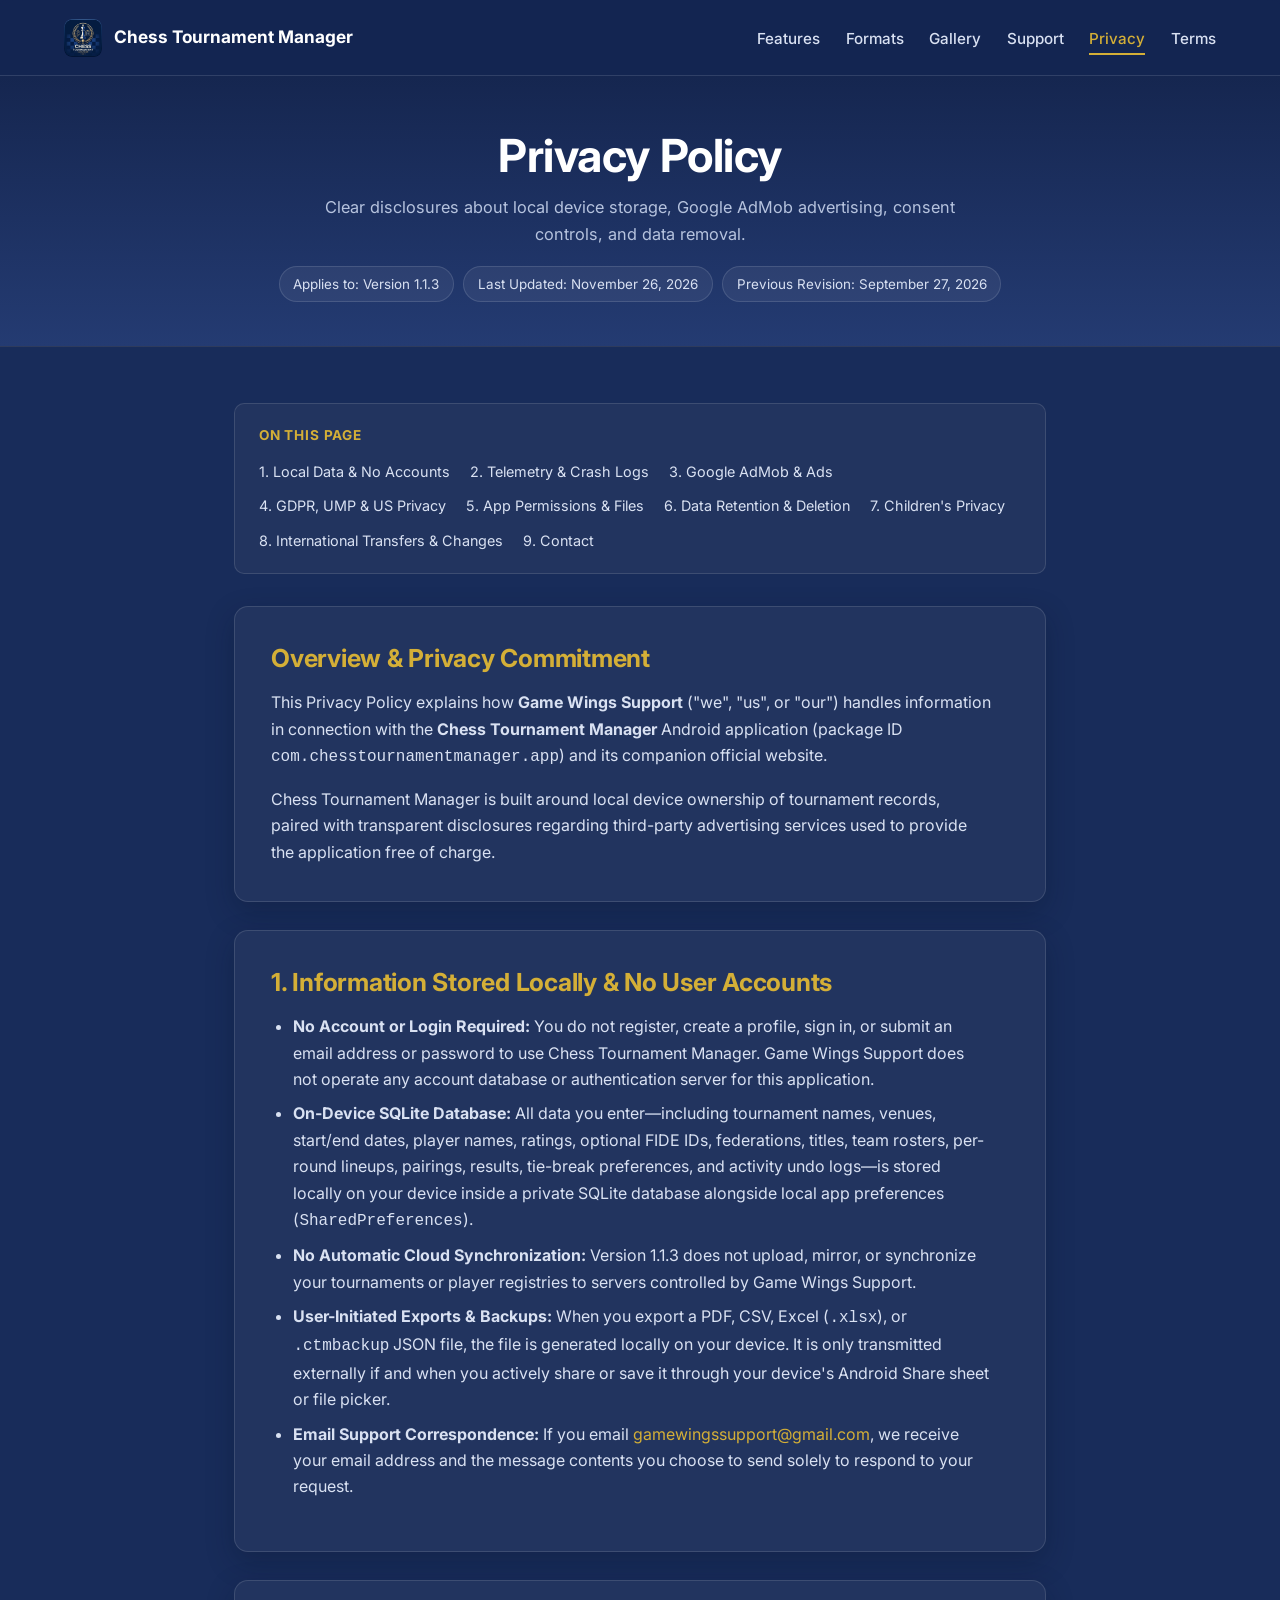
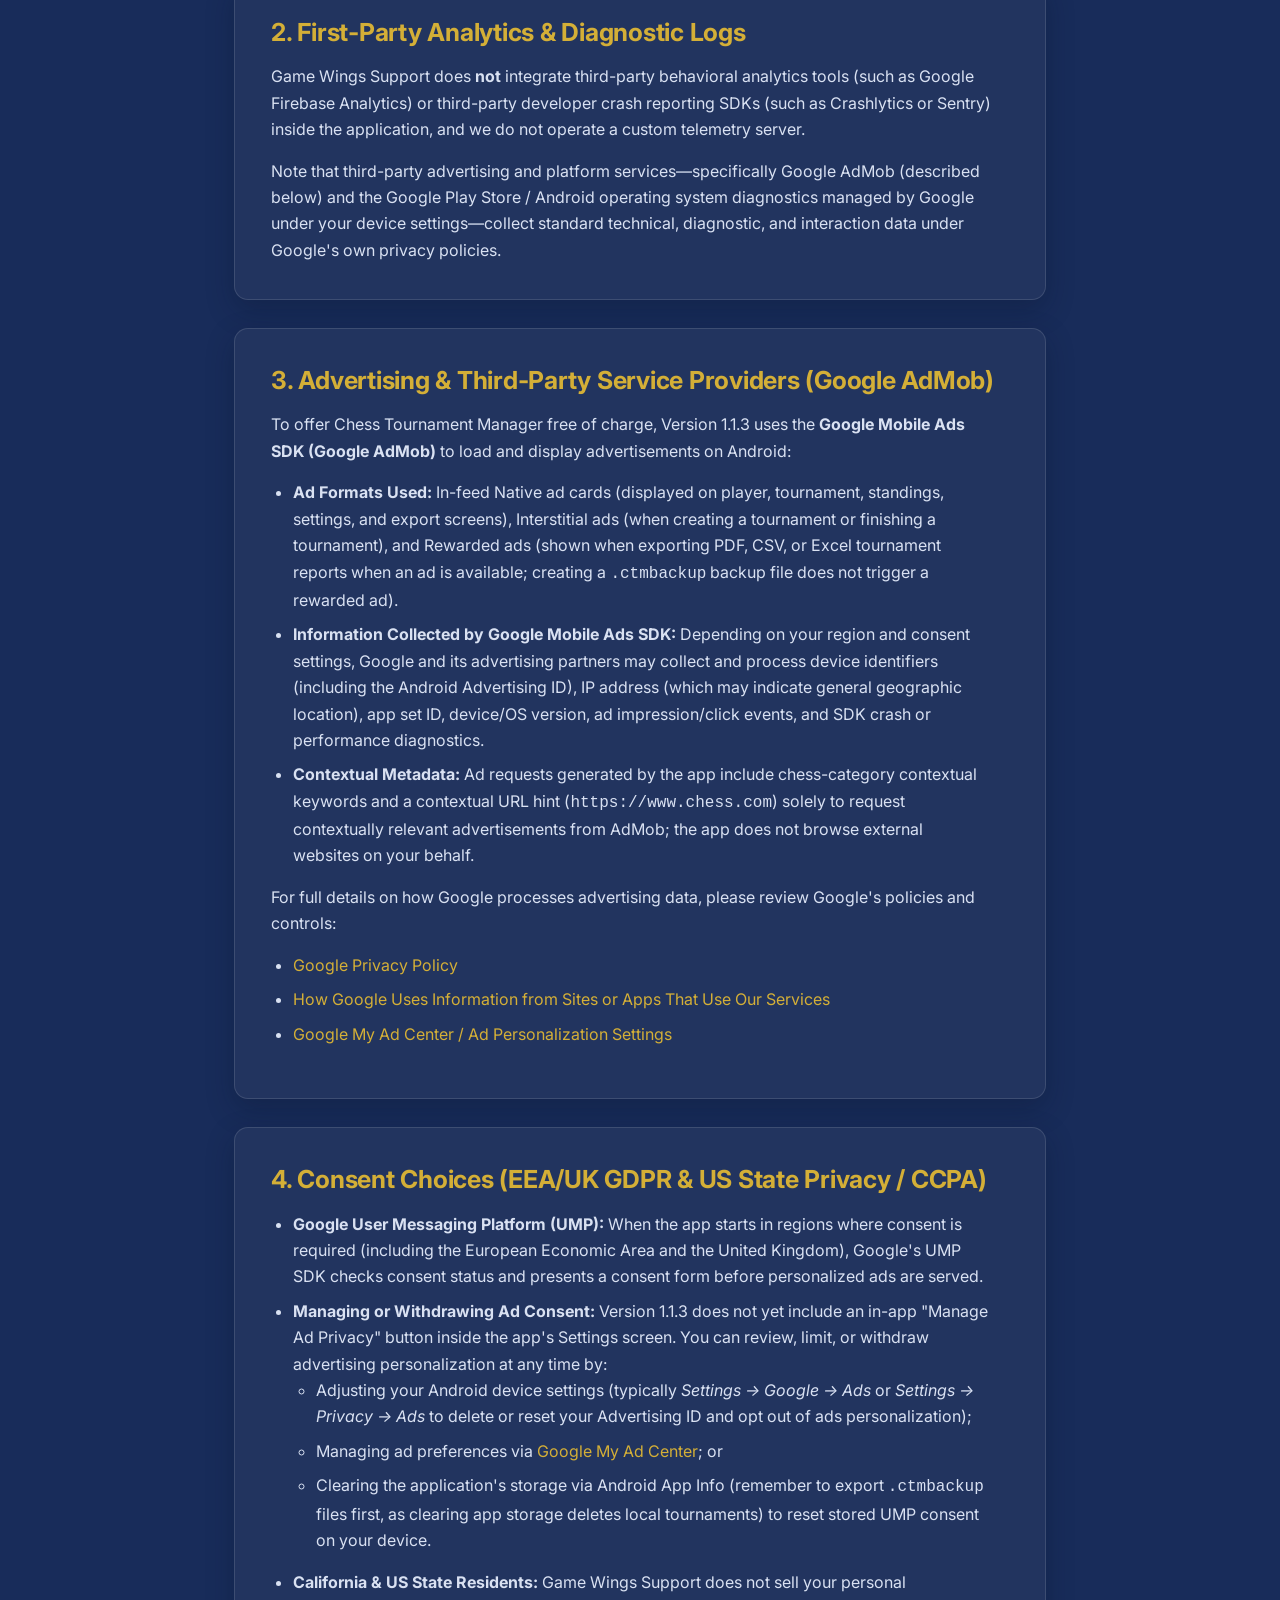
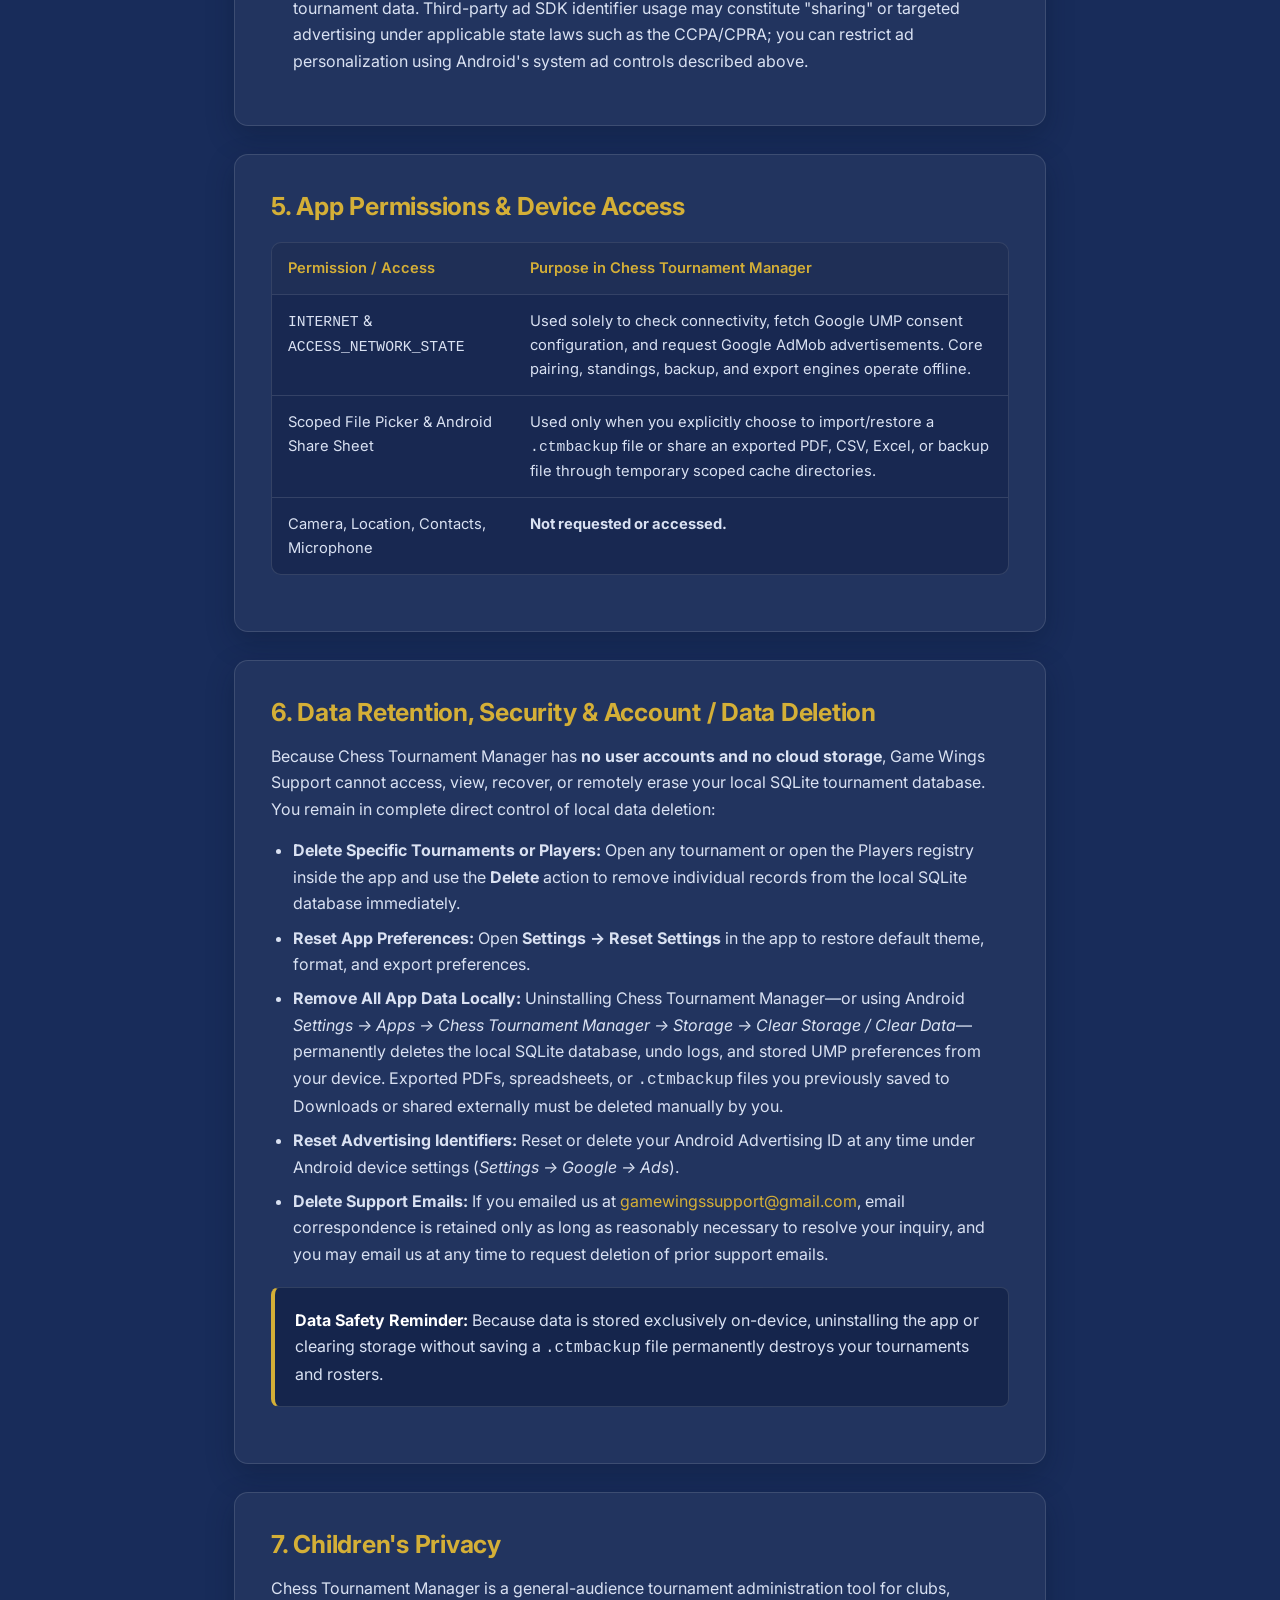
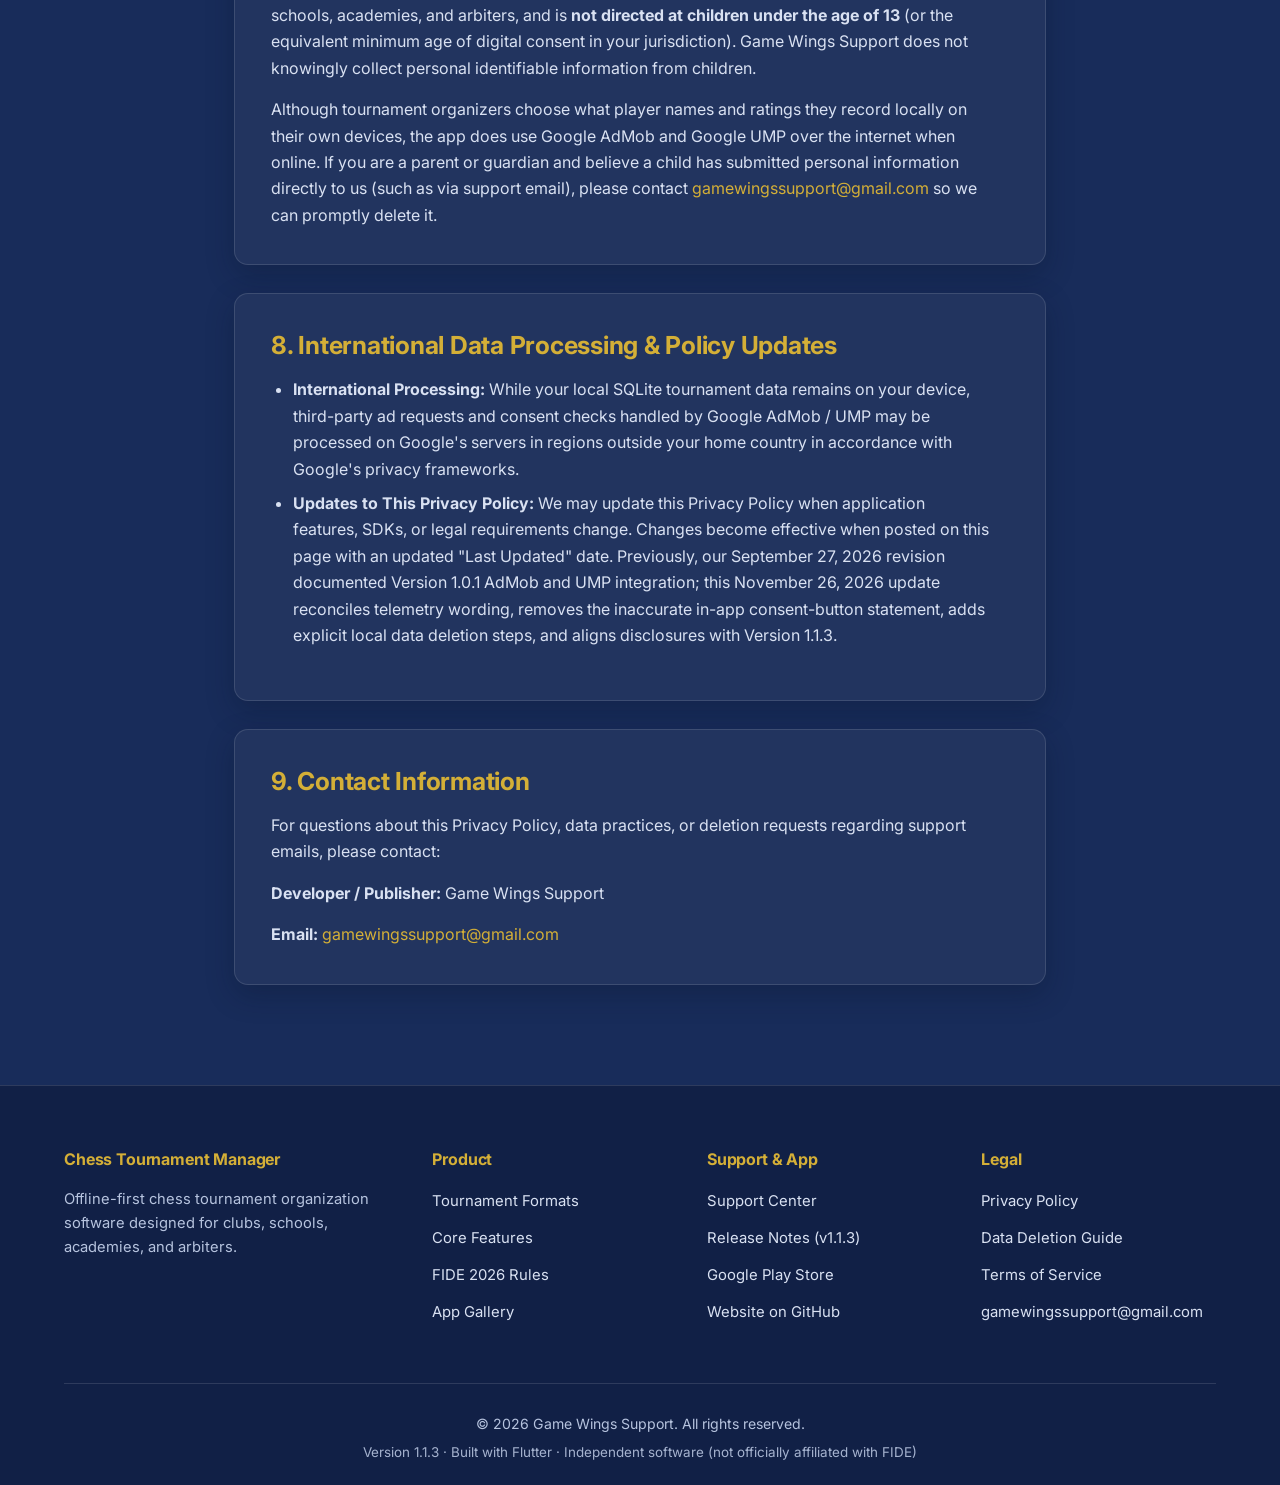
<file: privacy.html>
<!DOCTYPE html>
<html lang="en">
<head>
    <meta charset="UTF-8">
    <meta name="viewport" content="width=device-width, initial-scale=1.0">
    <meta name="description" content="Privacy Policy for Chess Tournament Manager (v1.1.3) by Game Wings Support. Details local SQLite storage, Google AdMob and UMP consent, permissions, and local data deletion.">
    <meta name="theme-color" content="#182C5A">

    <meta property="og:site_name" content="Chess Tournament Manager">
    <meta property="og:title" content="Privacy Policy | Chess Tournament Manager">
    <meta property="og:description" content="How Chess Tournament Manager handles local tournament storage, Google AdMob advertising, UMP consent, and local data deletion.">
    <meta property="og:type" content="website">
    <meta property="og:url" content="https://Rohith013.github.io/chesstournamentmanager-website/privacy.html">
    <meta property="og:image" content="https://Rohith013.github.io/chesstournamentmanager-website/Images/logo.png">

    <meta name="twitter:card" content="summary">
    <meta name="twitter:title" content="Privacy Policy | Chess Tournament Manager">
    <meta name="twitter:description" content="Privacy disclosures and data deletion guidance for Chess Tournament Manager.">

    <link rel="canonical" href="https://Rohith013.github.io/chesstournamentmanager-website/privacy.html">
    <link rel="icon" type="image/png" href="Images/logo.png">

    <title>Privacy Policy | Chess Tournament Manager</title>

    <link rel="preconnect" href="https://fonts.googleapis.com">
    <link rel="preconnect" href="https://fonts.gstatic.com" crossorigin>
    <link href="https://fonts.googleapis.com/css2?family=Inter:wght@400;500;600;700&display=swap" rel="stylesheet">

    <script>document.documentElement.classList.add('js-enabled');</script>
    <link rel="stylesheet" href="css/style.css">
</head>
<body>
    <a href="#main-content" class="skip-link">Skip to main content</a>

    <header>
        <div class="container nav-container">
            <a href="index.html" class="logo-container" aria-label="Chess Tournament Manager Home">
                <img src="Images/logo.png" alt="Chess Tournament Manager Logo" width="38" height="38">
                <span>Chess Tournament Manager</span>
            </a>

            <button class="mobile-menu-btn" type="button" aria-expanded="false" aria-controls="primary-nav" aria-label="Open navigation menu">
                <svg class="icon icon-menu" viewBox="0 0 24 24" fill="none" stroke="currentColor" stroke-width="2" stroke-linecap="round" stroke-linejoin="round" aria-hidden="true">
                    <line x1="3" y1="6" x2="21" y2="6"></line>
                    <line x1="3" y1="12" x2="21" y2="12"></line>
                    <line x1="3" y1="18" x2="21" y2="18"></line>
                </svg>
                <svg class="icon icon-close" style="display: none;" viewBox="0 0 24 24" fill="none" stroke="currentColor" stroke-width="2" stroke-linecap="round" stroke-linejoin="round" aria-hidden="true">
                    <line x1="18" y1="6" x2="6" y2="18"></line>
                    <line x1="6" y1="6" x2="18" y2="18"></line>
                </svg>
            </button>

            <nav aria-label="Primary Navigation">
                <ul id="primary-nav" class="nav-links">
                    <li><a href="index.html#features">Features</a></li>
                    <li><a href="index.html#formats">Formats</a></li>
                    <li><a href="index.html#screenshots">Gallery</a></li>
                    <li><a href="support.html">Support</a></li>
                    <li><a href="privacy.html" class="active">Privacy</a></li>
                    <li><a href="terms.html">Terms</a></li>
                </ul>
            </nav>
        </div>
    </header>

    <main id="main-content">
        <section class="page-header fade-in">
            <div class="container">
                <h1>Privacy Policy</h1>
                <p>Clear disclosures about local device storage, Google AdMob advertising, consent controls, and data removal.</p>
                <div class="page-meta-badges">
                    <span class="meta-badge">Applies to: Version 1.1.3</span>
                    <span class="meta-badge">Last Updated: November 26, 2026</span>
                    <span class="meta-badge">Previous Revision: September 27, 2026</span>
                </div>
            </div>
        </section>

        <section class="content-section fade-in">
            <div class="container content-container">

                <nav class="toc-nav" aria-label="Privacy Policy Sections">
                    <div class="toc-nav-title">On This Page</div>
                    <ul class="toc-links">
                        <li><a href="#local-data">1. Local Data &amp; No Accounts</a></li>
                        <li><a href="#analytics-telemetry">2. Telemetry &amp; Crash Logs</a></li>
                        <li><a href="#advertising">3. Google AdMob &amp; Ads</a></li>
                        <li><a href="#gdpr-ccpa">4. GDPR, UMP &amp; US Privacy</a></li>
                        <li><a href="#permissions">5. App Permissions &amp; Files</a></li>
                        <li><a href="#data-deletion">6. Data Retention &amp; Deletion</a></li>
                        <li><a href="#children">7. Children's Privacy</a></li>
                        <li><a href="#international">8. International Transfers &amp; Changes</a></li>
                        <li><a href="#contact">9. Contact</a></li>
                    </ul>
                </nav>

                <div class="content-block">
                    <h2>Overview &amp; Privacy Commitment</h2>
                    <p>This Privacy Policy explains how <strong>Game Wings Support</strong> ("we", "us", or "our") handles information in connection with the <strong>Chess Tournament Manager</strong> Android application (package ID <code>com.chesstournamentmanager.app</code>) and its companion official website.</p>
                    <p>Chess Tournament Manager is built around local device ownership of tournament records, paired with transparent disclosures regarding third-party advertising services used to provide the application free of charge.</p>
                </div>

                <div id="local-data" class="content-block">
                    <h2>1. Information Stored Locally &amp; No User Accounts</h2>
                    <ul>
                        <li><strong>No Account or Login Required:</strong> You do not register, create a profile, sign in, or submit an email address or password to use Chess Tournament Manager. Game Wings Support does not operate any account database or authentication server for this application.</li>
                        <li><strong>On-Device SQLite Database:</strong> All data you enter—including tournament names, venues, start/end dates, player names, ratings, optional FIDE IDs, federations, titles, team rosters, per-round lineups, pairings, results, tie-break preferences, and activity undo logs—is stored locally on your device inside a private SQLite database alongside local app preferences (<code>SharedPreferences</code>).</li>
                        <li><strong>No Automatic Cloud Synchronization:</strong> Version 1.1.3 does not upload, mirror, or synchronize your tournaments or player registries to servers controlled by Game Wings Support.</li>
                        <li><strong>User-Initiated Exports &amp; Backups:</strong> When you export a PDF, CSV, Excel (<code>.xlsx</code>), or <code>.ctmbackup</code> JSON file, the file is generated locally on your device. It is only transmitted externally if and when you actively share or save it through your device's Android Share sheet or file picker.</li>
                        <li><strong>Email Support Correspondence:</strong> If you email <a href="mailto:gamewingssupport@gmail.com">gamewingssupport@gmail.com</a>, we receive your email address and the message contents you choose to send solely to respond to your request.</li>
                    </ul>
                </div>

                <div id="analytics-telemetry" class="content-block">
                    <h2>2. First-Party Analytics &amp; Diagnostic Logs</h2>
                    <p>Game Wings Support does <strong>not</strong> integrate third-party behavioral analytics tools (such as Google Firebase Analytics) or third-party developer crash reporting SDKs (such as Crashlytics or Sentry) inside the application, and we do not operate a custom telemetry server.</p>
                    <p>Note that third-party advertising and platform services—specifically Google AdMob (described below) and the Google Play Store / Android operating system diagnostics managed by Google under your device settings—collect standard technical, diagnostic, and interaction data under Google's own privacy policies.</p>
                </div>

                <div id="advertising" class="content-block">
                    <h2>3. Advertising &amp; Third-Party Service Providers (Google AdMob)</h2>
                    <p>To offer Chess Tournament Manager free of charge, Version 1.1.3 uses the <strong>Google Mobile Ads SDK (Google AdMob)</strong> to load and display advertisements on Android:</p>
                    <ul>
                        <li><strong>Ad Formats Used:</strong> In-feed Native ad cards (displayed on player, tournament, standings, settings, and export screens), Interstitial ads (when creating a tournament or finishing a tournament), and Rewarded ads (shown when exporting PDF, CSV, or Excel tournament reports when an ad is available; creating a <code>.ctmbackup</code> backup file does not trigger a rewarded ad).</li>
                        <li><strong>Information Collected by Google Mobile Ads SDK:</strong> Depending on your region and consent settings, Google and its advertising partners may collect and process device identifiers (including the Android Advertising ID), IP address (which may indicate general geographic location), app set ID, device/OS version, ad impression/click events, and SDK crash or performance diagnostics.</li>
                        <li><strong>Contextual Metadata:</strong> Ad requests generated by the app include chess-category contextual keywords and a contextual URL hint (<code>https://www.chess.com</code>) solely to request contextually relevant advertisements from AdMob; the app does not browse external websites on your behalf.</li>
                    </ul>
                    <p>For full details on how Google processes advertising data, please review Google's policies and controls:</p>
                    <ul>
                        <li><a href="https://policies.google.com/privacy" target="_blank" rel="noopener noreferrer">Google Privacy Policy</a></li>
                        <li><a href="https://policies.google.com/technologies/partner-sites" target="_blank" rel="noopener noreferrer">How Google Uses Information from Sites or Apps That Use Our Services</a></li>
                        <li><a href="https://myadcenter.google.com/" target="_blank" rel="noopener noreferrer">Google My Ad Center / Ad Personalization Settings</a></li>
                    </ul>
                </div>

                <div id="gdpr-ccpa" class="content-block">
                    <h2>4. Consent Choices (EEA/UK GDPR &amp; US State Privacy / CCPA)</h2>
                    <ul>
                        <li><strong>Google User Messaging Platform (UMP):</strong> When the app starts in regions where consent is required (including the European Economic Area and the United Kingdom), Google's UMP SDK checks consent status and presents a consent form before personalized ads are served.</li>
                        <li><strong>Managing or Withdrawing Ad Consent:</strong> Version 1.1.3 does not yet include an in-app "Manage Ad Privacy" button inside the app's Settings screen. You can review, limit, or withdraw advertising personalization at any time by:
                            <ul>
                                <li>Adjusting your Android device settings (typically <em>Settings &rarr; Google &rarr; Ads</em> or <em>Settings &rarr; Privacy &rarr; Ads</em> to delete or reset your Advertising ID and opt out of ads personalization);</li>
                                <li>Managing ad preferences via <a href="https://myadcenter.google.com/" target="_blank" rel="noopener noreferrer">Google My Ad Center</a>; or</li>
                                <li>Clearing the application's storage via Android App Info (remember to export <code>.ctmbackup</code> files first, as clearing app storage deletes local tournaments) to reset stored UMP consent on your device.</li>
                            </ul>
                        </li>
                        <li><strong>California &amp; US State Residents:</strong> Game Wings Support does not sell your personal tournament data. Third-party ad SDK identifier usage may constitute "sharing" or targeted advertising under applicable state laws such as the CCPA/CPRA; you can restrict ad personalization using Android's system ad controls described above.</li>
                    </ul>
                </div>

                <div id="permissions" class="content-block">
                    <h2>5. App Permissions &amp; Device Access</h2>
                    <div class="table-wrap">
                        <table class="data-table">
                            <thead>
                                <tr>
                                    <th>Permission / Access</th>
                                    <th>Purpose in Chess Tournament Manager</th>
                                </tr>
                            </thead>
                            <tbody>
                                <tr>
                                    <td><code>INTERNET</code> &amp; <code>ACCESS_NETWORK_STATE</code></td>
                                    <td>Used solely to check connectivity, fetch Google UMP consent configuration, and request Google AdMob advertisements. Core pairing, standings, backup, and export engines operate offline.</td>
                                </tr>
                                <tr>
                                    <td>Scoped File Picker &amp; Android Share Sheet</td>
                                    <td>Used only when you explicitly choose to import/restore a <code>.ctmbackup</code> file or share an exported PDF, CSV, Excel, or backup file through temporary scoped cache directories.</td>
                                </tr>
                                <tr>
                                    <td>Camera, Location, Contacts, Microphone</td>
                                    <td><strong>Not requested or accessed.</strong></td>
                                </tr>
                            </tbody>
                        </table>
                    </div>
                </div>

                <div id="data-deletion" class="content-block">
                    <h2>6. Data Retention, Security &amp; Account / Data Deletion</h2>
                    <p>Because Chess Tournament Manager has <strong>no user accounts and no cloud storage</strong>, Game Wings Support cannot access, view, recover, or remotely erase your local SQLite tournament database. You remain in complete direct control of local data deletion:</p>
                    <ul>
                        <li><strong>Delete Specific Tournaments or Players:</strong> Open any tournament or open the Players registry inside the app and use the <strong>Delete</strong> action to remove individual records from the local SQLite database immediately.</li>
                        <li><strong>Reset App Preferences:</strong> Open <strong>Settings &rarr; Reset Settings</strong> in the app to restore default theme, format, and export preferences.</li>
                        <li><strong>Remove All App Data Locally:</strong> Uninstalling Chess Tournament Manager—or using Android <em>Settings &rarr; Apps &rarr; Chess Tournament Manager &rarr; Storage &rarr; Clear Storage / Clear Data</em>—permanently deletes the local SQLite database, undo logs, and stored UMP preferences from your device. Exported PDFs, spreadsheets, or <code>.ctmbackup</code> files you previously saved to Downloads or shared externally must be deleted manually by you.</li>
                        <li><strong>Reset Advertising Identifiers:</strong> Reset or delete your Android Advertising ID at any time under Android device settings (<em>Settings &rarr; Google &rarr; Ads</em>).</li>
                        <li><strong>Delete Support Emails:</strong> If you emailed us at <a href="mailto:gamewingssupport@gmail.com">gamewingssupport@gmail.com</a>, email correspondence is retained only as long as reasonably necessary to resolve your inquiry, and you may email us at any time to request deletion of prior support emails.</li>
                    </ul>
                    <div class="callout-box">
                        <strong>Data Safety Reminder:</strong> Because data is stored exclusively on-device, uninstalling the app or clearing storage without saving a <code>.ctmbackup</code> file permanently destroys your tournaments and rosters.
                    </div>
                </div>

                <div id="children" class="content-block">
                    <h2>7. Children's Privacy</h2>
                    <p>Chess Tournament Manager is a general-audience tournament administration tool for clubs, schools, academies, and arbiters, and is <strong>not directed at children under the age of 13</strong> (or the equivalent minimum age of digital consent in your jurisdiction). Game Wings Support does not knowingly collect personal identifiable information from children.</p>
                    <p>Although tournament organizers choose what player names and ratings they record locally on their own devices, the app does use Google AdMob and Google UMP over the internet when online. If you are a parent or guardian and believe a child has submitted personal information directly to us (such as via support email), please contact <a href="mailto:gamewingssupport@gmail.com">gamewingssupport@gmail.com</a> so we can promptly delete it.</p>
                </div>

                <div id="international" class="content-block">
                    <h2>8. International Data Processing &amp; Policy Updates</h2>
                    <ul>
                        <li><strong>International Processing:</strong> While your local SQLite tournament data remains on your device, third-party ad requests and consent checks handled by Google AdMob / UMP may be processed on Google's servers in regions outside your home country in accordance with Google's privacy frameworks.</li>
                        <li><strong>Updates to This Privacy Policy:</strong> We may update this Privacy Policy when application features, SDKs, or legal requirements change. Changes become effective when posted on this page with an updated "Last Updated" date. Previously, our September 27, 2026 revision documented Version 1.0.1 AdMob and UMP integration; this November 26, 2026 update reconciles telemetry wording, removes the inaccurate in-app consent-button statement, adds explicit local data deletion steps, and aligns disclosures with Version 1.1.3.</li>
                    </ul>
                </div>

                <div id="contact" class="content-block">
                    <h2>9. Contact Information</h2>
                    <p>For questions about this Privacy Policy, data practices, or deletion requests regarding support emails, please contact:</p>
                    <p><strong>Developer / Publisher:</strong> Game Wings Support</p>
                    <p><strong>Email:</strong> <a href="mailto:gamewingssupport@gmail.com">gamewingssupport@gmail.com</a></p>
                </div>

            </div>
        </section>
    </main>

    <footer>
        <div class="container">
            <div class="footer-grid">
                <div class="footer-col">
                    <h2>Chess Tournament Manager</h2>
                    <p>Offline-first chess tournament organization software designed for clubs, schools, academies, and arbiters.</p>
                </div>

                <div class="footer-col">
                    <h2>Product</h2>
                    <ul class="footer-links">
                        <li><a href="index.html#formats">Tournament Formats</a></li>
                        <li><a href="index.html#features">Core Features</a></li>
                        <li><a href="index.html#swiss-details">FIDE 2026 Rules</a></li>
                        <li><a href="index.html#screenshots">App Gallery</a></li>
                    </ul>
                </div>

                <div class="footer-col">
                    <h2>Support &amp; App</h2>
                    <ul class="footer-links">
                        <li><a href="support.html">Support Center</a></li>
                        <li><a href="support.html#release-notes">Release Notes (v1.1.3)</a></li>
                        <li><a href="https://play.google.com/store/apps/details?id=com.chesstournamentmanager.app" target="_blank" rel="noopener noreferrer">Google Play Store</a></li>
                        <li><a href="https://github.com/Rohith013/chesstournamentmanager-website" target="_blank" rel="noopener noreferrer">Website on GitHub</a></li>
                    </ul>
                </div>

                <div class="footer-col">
                    <h2>Legal</h2>
                    <ul class="footer-links">
                        <li><a href="privacy.html">Privacy Policy</a></li>
                        <li><a href="privacy.html#data-deletion">Data Deletion Guide</a></li>
                        <li><a href="terms.html">Terms of Service</a></li>
                        <li><a href="mailto:gamewingssupport@gmail.com">gamewingssupport@gmail.com</a></li>
                    </ul>
                </div>
            </div>

            <div class="footer-bottom">
                <p>&copy; 2026 Game Wings Support. All rights reserved.</p>
                <p class="footer-bottom-sub">Version 1.1.3 &middot; Built with Flutter &middot; Independent software (not officially affiliated with FIDE)</p>
            </div>
        </div>
    </footer>

    <script src="js/script.js" defer></script>
</body>
</html>
</file>
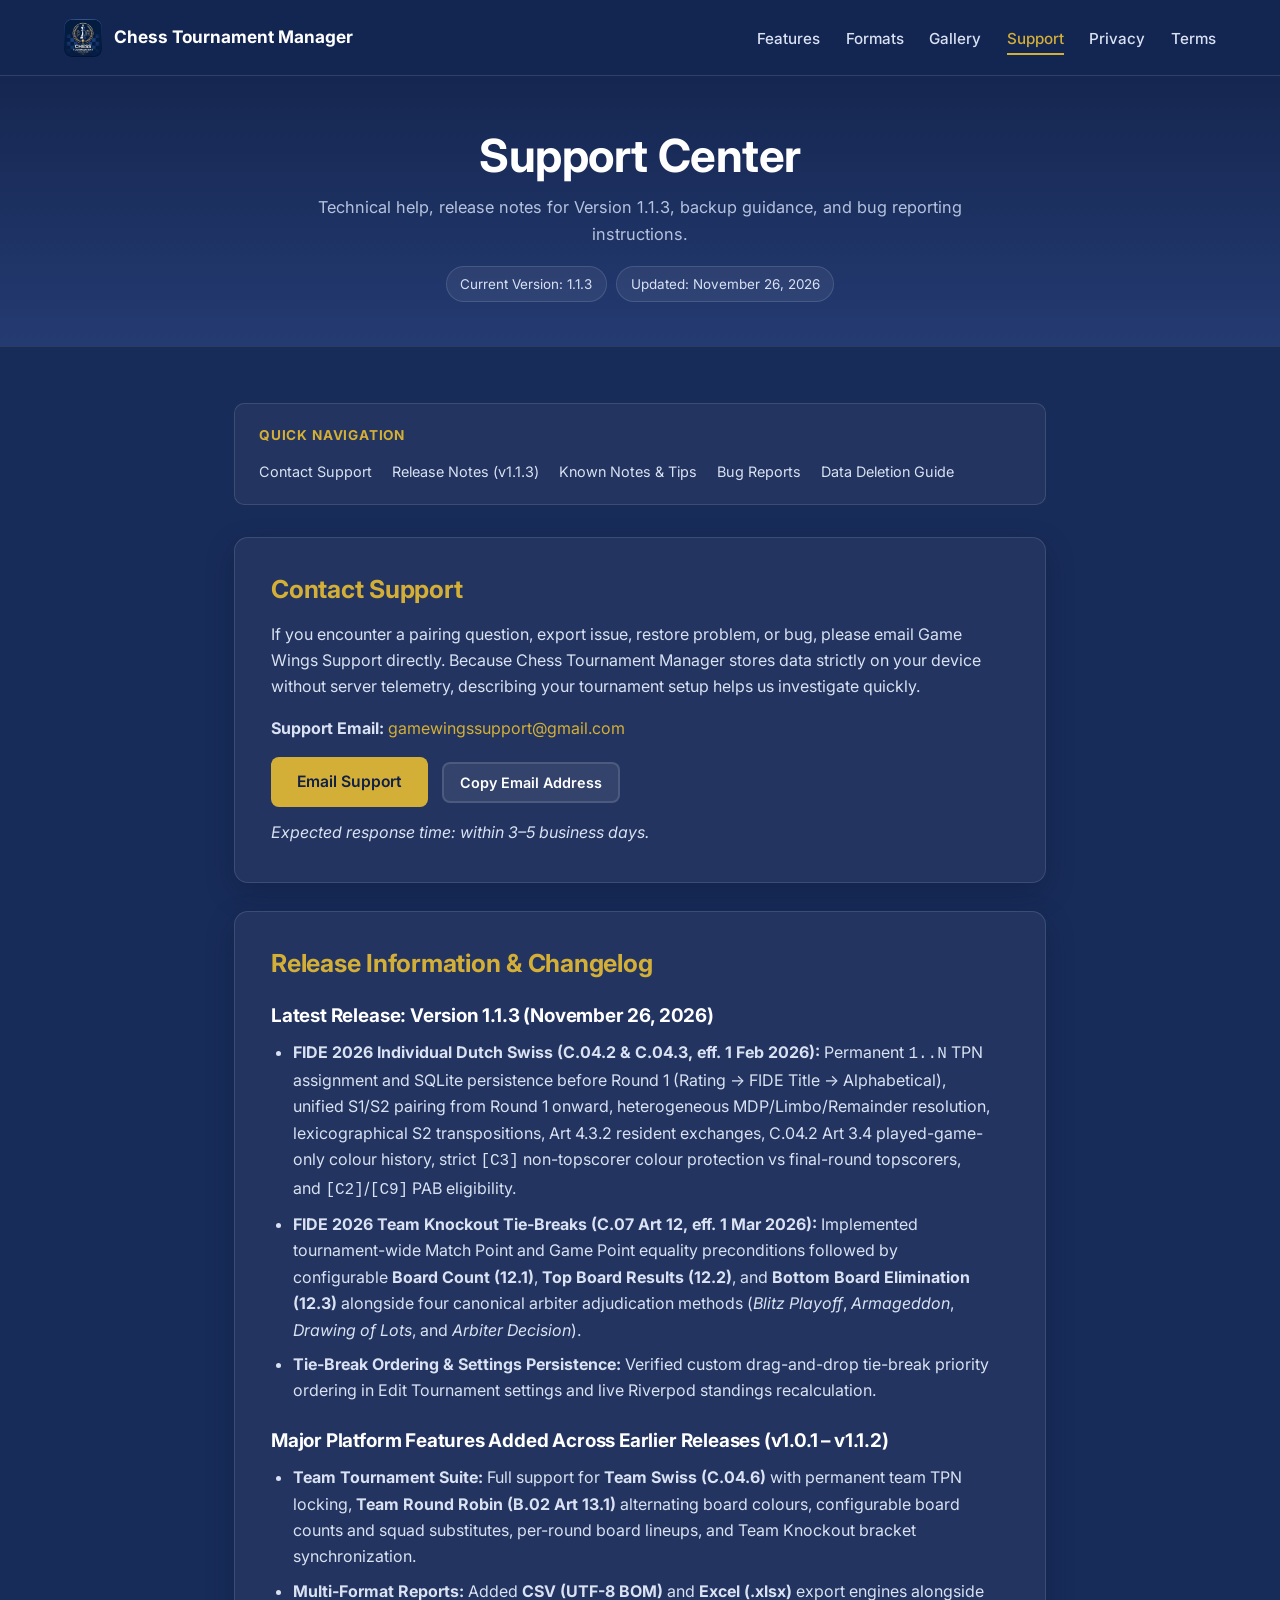
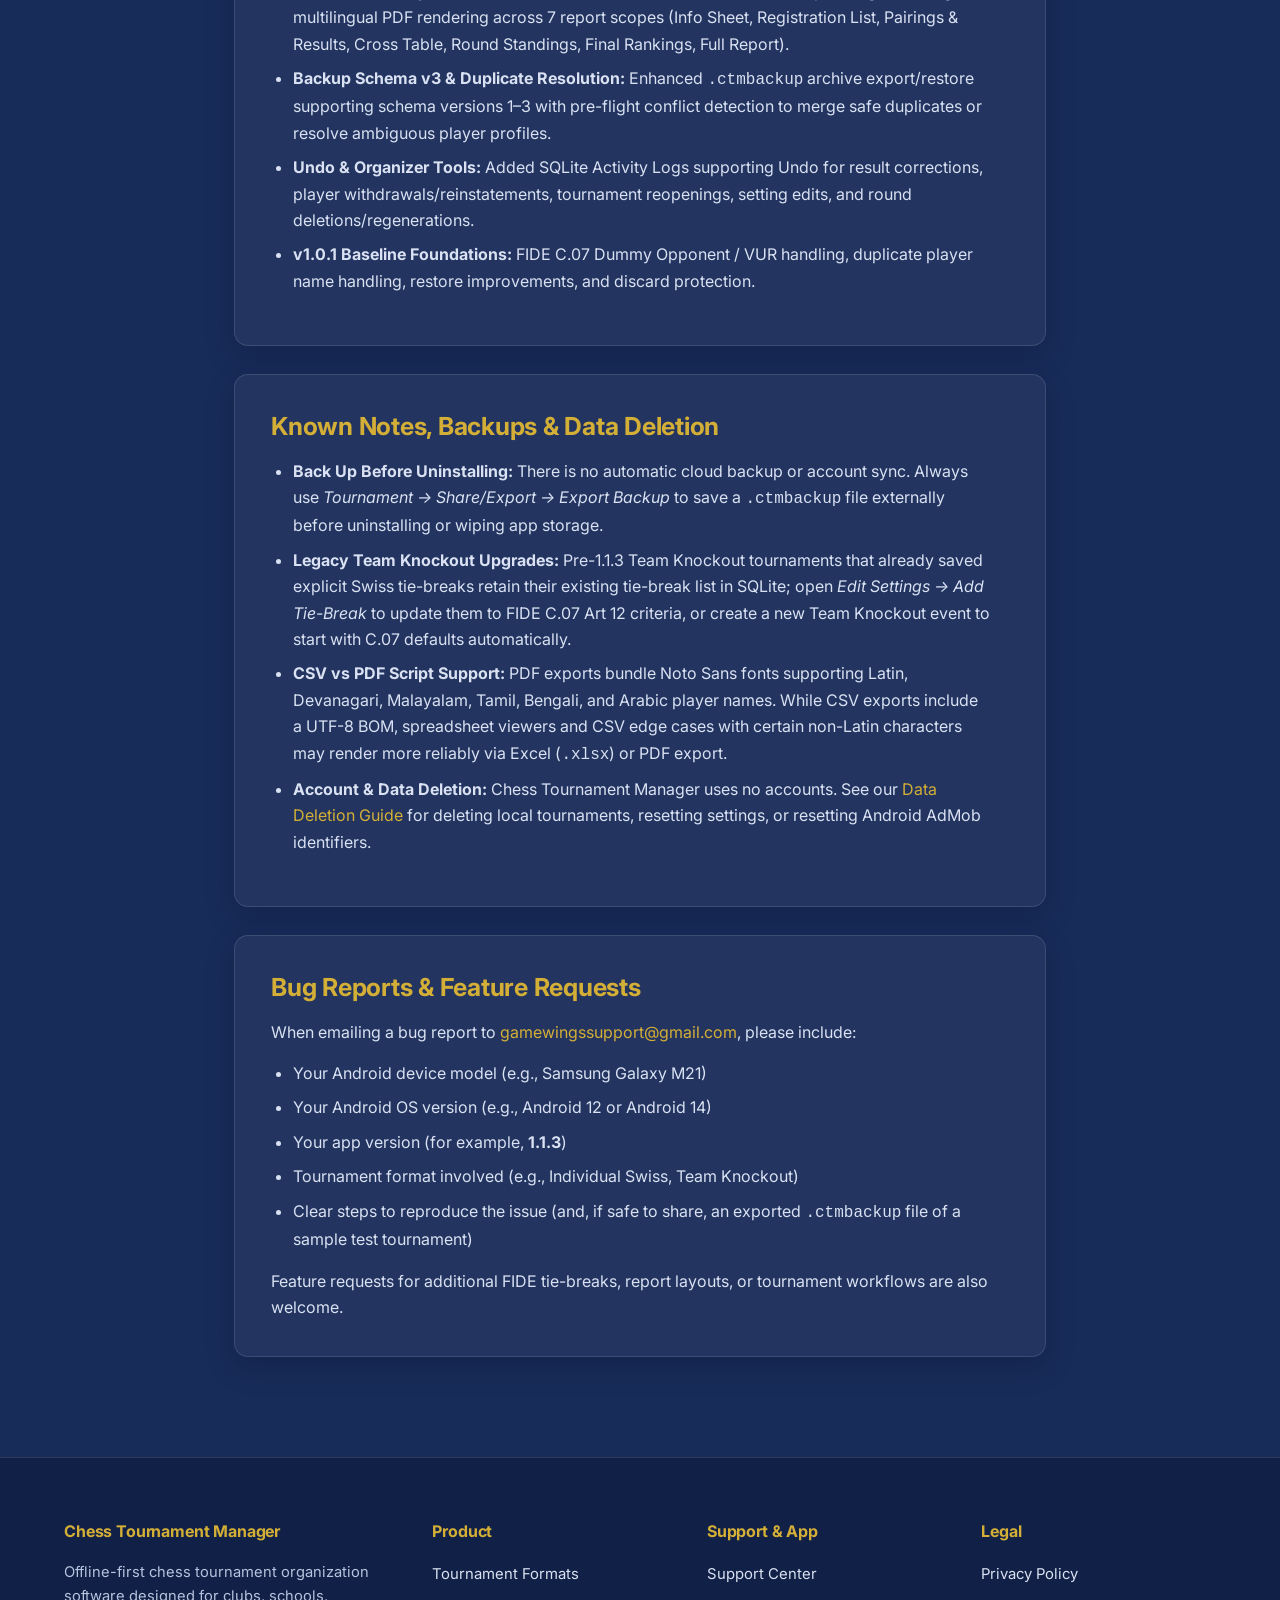
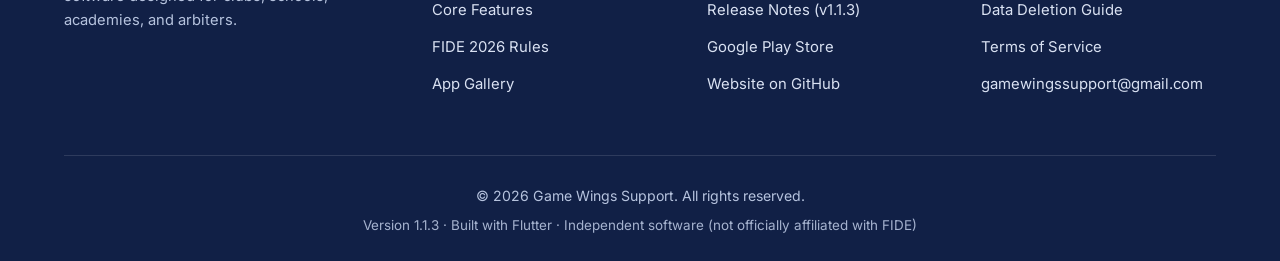
<file: support.html>
<!DOCTYPE html>
<html lang="en">
<head>
    <meta charset="UTF-8">
    <meta name="viewport" content="width=device-width, initial-scale=1.0">
    <meta name="description" content="Support Center for Chess Tournament Manager (v1.1.3). Contact Game Wings Support, read v1.1.3 FIDE 2026 release notes, troubleshoot backups and exports, and report bugs.">
    <meta name="theme-color" content="#182C5A">

    <meta property="og:site_name" content="Chess Tournament Manager">
    <meta property="og:title" content="Support Center | Chess Tournament Manager">
    <meta property="og:description" content="Official help center, Version 1.1.3 release notes, backup/restore guidance, and bug reporting instructions.">
    <meta property="og:type" content="website">
    <meta property="og:url" content="https://Rohith013.github.io/chesstournamentmanager-website/support.html">
    <meta property="og:image" content="https://Rohith013.github.io/chesstournamentmanager-website/Images/logo.png">

    <meta name="twitter:card" content="summary">
    <meta name="twitter:title" content="Support Center | Chess Tournament Manager">
    <meta name="twitter:description" content="Get support, read release notes, and manage local backups in Chess Tournament Manager v1.1.3.">

    <link rel="canonical" href="https://Rohith013.github.io/chesstournamentmanager-website/support.html">
    <link rel="icon" type="image/png" href="Images/logo.png">

    <title>Support Center | Chess Tournament Manager</title>

    <link rel="preconnect" href="https://fonts.googleapis.com">
    <link rel="preconnect" href="https://fonts.gstatic.com" crossorigin>
    <link href="https://fonts.googleapis.com/css2?family=Inter:wght@400;500;600;700&display=swap" rel="stylesheet">

    <script>document.documentElement.classList.add('js-enabled');</script>
    <link rel="stylesheet" href="css/style.css">
</head>
<body>
    <a href="#main-content" class="skip-link">Skip to main content</a>

    <header>
        <div class="container nav-container">
            <a href="index.html" class="logo-container" aria-label="Chess Tournament Manager Home">
                <img src="Images/logo.png" alt="Chess Tournament Manager Logo" width="38" height="38">
                <span>Chess Tournament Manager</span>
            </a>

            <button class="mobile-menu-btn" type="button" aria-expanded="false" aria-controls="primary-nav" aria-label="Open navigation menu">
                <svg class="icon icon-menu" viewBox="0 0 24 24" fill="none" stroke="currentColor" stroke-width="2" stroke-linecap="round" stroke-linejoin="round" aria-hidden="true">
                    <line x1="3" y1="6" x2="21" y2="6"></line>
                    <line x1="3" y1="12" x2="21" y2="12"></line>
                    <line x1="3" y1="18" x2="21" y2="18"></line>
                </svg>
                <svg class="icon icon-close" style="display: none;" viewBox="0 0 24 24" fill="none" stroke="currentColor" stroke-width="2" stroke-linecap="round" stroke-linejoin="round" aria-hidden="true">
                    <line x1="18" y1="6" x2="6" y2="18"></line>
                    <line x1="6" y1="6" x2="18" y2="18"></line>
                </svg>
            </button>

            <nav aria-label="Primary Navigation">
                <ul id="primary-nav" class="nav-links">
                    <li><a href="index.html#features">Features</a></li>
                    <li><a href="index.html#formats">Formats</a></li>
                    <li><a href="index.html#screenshots">Gallery</a></li>
                    <li><a href="support.html" class="active">Support</a></li>
                    <li><a href="privacy.html">Privacy</a></li>
                    <li><a href="terms.html">Terms</a></li>
                </ul>
            </nav>
        </div>
    </header>

    <main id="main-content">
        <section class="page-header fade-in">
            <div class="container">
                <h1>Support Center</h1>
                <p>Technical help, release notes for Version 1.1.3, backup guidance, and bug reporting instructions.</p>
                <div class="page-meta-badges">
                    <span class="meta-badge">Current Version: 1.1.3</span>
                    <span class="meta-badge">Updated: November 26, 2026</span>
                </div>
            </div>
        </section>

        <section class="content-section fade-in">
            <div class="container content-container">

                <nav class="toc-nav" aria-label="Support Sections">
                    <div class="toc-nav-title">Quick Navigation</div>
                    <ul class="toc-links">
                        <li><a href="#contact-support">Contact Support</a></li>
                        <li><a href="#release-notes">Release Notes (v1.1.3)</a></li>
                        <li><a href="#known-notes">Known Notes &amp; Tips</a></li>
                        <li><a href="#bug-reports">Bug Reports</a></li>
                        <li><a href="privacy.html#data-deletion">Data Deletion Guide</a></li>
                    </ul>
                </nav>

                <div id="contact-support" class="content-block">
                    <h2>Contact Support</h2>
                    <p>If you encounter a pairing question, export issue, restore problem, or bug, please email Game Wings Support directly. Because Chess Tournament Manager stores data strictly on your device without server telemetry, describing your tournament setup helps us investigate quickly.</p>
                    <p><strong>Support Email:</strong> <a href="mailto:gamewingssupport@gmail.com">gamewingssupport@gmail.com</a></p>

                    <div class="support-actions-row">
                        <a href="mailto:gamewingssupport@gmail.com?subject=Chess%20Tournament%20Manager%20Support%20(v1.1.3)" class="btn btn-primary">Email Support</a>
                        <button type="button" class="btn btn-subtle" data-copy-text="gamewingssupport@gmail.com" data-copy-status="copy-email-status">Copy Email Address</button>
                        <span id="copy-email-status" class="copy-feedback" aria-live="polite"></span>
                    </div>

                    <p><em>Expected response time: within 3–5 business days.</em></p>
                </div>

                <div id="release-notes" class="content-block">
                    <h2>Release Information &amp; Changelog</h2>

                    <h3>Latest Release: Version 1.1.3 (November 26, 2026)</h3>
                    <ul>
                        <li><strong>FIDE 2026 Individual Dutch Swiss (C.04.2 &amp; C.04.3, eff. 1 Feb 2026):</strong> Permanent <code>1..N</code> TPN assignment and SQLite persistence before Round 1 (Rating &rarr; FIDE Title &rarr; Alphabetical), unified S1/S2 pairing from Round 1 onward, heterogeneous MDP/Limbo/Remainder resolution, lexicographical S2 transpositions, Art 4.3.2 resident exchanges, C.04.2 Art 3.4 played-game-only colour history, strict <code>[C3]</code> non-topscorer colour protection vs final-round topscorers, and <code>[C2]</code>/<code>[C9]</code> PAB eligibility.</li>
                        <li><strong>FIDE 2026 Team Knockout Tie-Breaks (C.07 Art 12, eff. 1 Mar 2026):</strong> Implemented tournament-wide Match Point and Game Point equality preconditions followed by configurable <strong>Board Count (12.1)</strong>, <strong>Top Board Results (12.2)</strong>, and <strong>Bottom Board Elimination (12.3)</strong> alongside four canonical arbiter adjudication methods (<em>Blitz Playoff</em>, <em>Armageddon</em>, <em>Drawing of Lots</em>, and <em>Arbiter Decision</em>).</li>
                        <li><strong>Tie-Break Ordering &amp; Settings Persistence:</strong> Verified custom drag-and-drop tie-break priority ordering in Edit Tournament settings and live Riverpod standings recalculation.</li>
                    </ul>

                    <h3>Major Platform Features Added Across Earlier Releases (v1.0.1 – v1.1.2)</h3>
                    <ul>
                        <li><strong>Team Tournament Suite:</strong> Full support for <strong>Team Swiss (C.04.6)</strong> with permanent team TPN locking, <strong>Team Round Robin (B.02 Art 13.1)</strong> alternating board colours, configurable board counts and squad substitutes, per-round board lineups, and Team Knockout bracket synchronization.</li>
                        <li><strong>Multi-Format Reports:</strong> Added <strong>CSV (UTF-8 BOM)</strong> and <strong>Excel (.xlsx)</strong> export engines alongside multilingual PDF rendering across 7 report scopes (Info Sheet, Registration List, Pairings &amp; Results, Cross Table, Round Standings, Final Rankings, Full Report).</li>
                        <li><strong>Backup Schema v3 &amp; Duplicate Resolution:</strong> Enhanced <code>.ctmbackup</code> archive export/restore supporting schema versions 1–3 with pre-flight conflict detection to merge safe duplicates or resolve ambiguous player profiles.</li>
                        <li><strong>Undo &amp; Organizer Tools:</strong> Added SQLite Activity Logs supporting Undo for result corrections, player withdrawals/reinstatements, tournament reopenings, setting edits, and round deletions/regenerations.</li>
                        <li><strong>v1.0.1 Baseline Foundations:</strong> FIDE C.07 Dummy Opponent / VUR handling, duplicate player name handling, restore improvements, and discard protection.</li>
                    </ul>
                </div>

                <div id="known-notes" class="content-block">
                    <h2>Known Notes, Backups &amp; Data Deletion</h2>
                    <ul>
                        <li><strong>Back Up Before Uninstalling:</strong> There is no automatic cloud backup or account sync. Always use <em>Tournament &rarr; Share/Export &rarr; Export Backup</em> to save a <code>.ctmbackup</code> file externally before uninstalling or wiping app storage.</li>
                        <li><strong>Legacy Team Knockout Upgrades:</strong> Pre-1.1.3 Team Knockout tournaments that already saved explicit Swiss tie-breaks retain their existing tie-break list in SQLite; open <em>Edit Settings &rarr; Add Tie-Break</em> to update them to FIDE C.07 Art 12 criteria, or create a new Team Knockout event to start with C.07 defaults automatically.</li>
                        <li><strong>CSV vs PDF Script Support:</strong> PDF exports bundle Noto Sans fonts supporting Latin, Devanagari, Malayalam, Tamil, Bengali, and Arabic player names. While CSV exports include a UTF-8 BOM, spreadsheet viewers and CSV edge cases with certain non-Latin characters may render more reliably via Excel (<code>.xlsx</code>) or PDF export.</li>
                        <li><strong>Account &amp; Data Deletion:</strong> Chess Tournament Manager uses no accounts. See our <a href="privacy.html#data-deletion">Data Deletion Guide</a> for deleting local tournaments, resetting settings, or resetting Android AdMob identifiers.</li>
                    </ul>
                </div>

                <div id="bug-reports" class="content-block">
                    <h2>Bug Reports &amp; Feature Requests</h2>
                    <p>When emailing a bug report to <a href="mailto:gamewingssupport@gmail.com">gamewingssupport@gmail.com</a>, please include:</p>
                    <ul>
                        <li>Your Android device model (e.g., Samsung Galaxy M21)</li>
                        <li>Your Android OS version (e.g., Android 12 or Android 14)</li>
                        <li>Your app version (for example, <strong>1.1.3</strong>)</li>
                        <li>Tournament format involved (e.g., Individual Swiss, Team Knockout)</li>
                        <li>Clear steps to reproduce the issue (and, if safe to share, an exported <code>.ctmbackup</code> file of a sample test tournament)</li>
                    </ul>
                    <p>Feature requests for additional FIDE tie-breaks, report layouts, or tournament workflows are also welcome.</p>
                </div>

            </div>
        </section>
    </main>

    <footer>
        <div class="container">
            <div class="footer-grid">
                <div class="footer-col">
                    <h2>Chess Tournament Manager</h2>
                    <p>Offline-first chess tournament organization software designed for clubs, schools, academies, and arbiters.</p>
                </div>

                <div class="footer-col">
                    <h2>Product</h2>
                    <ul class="footer-links">
                        <li><a href="index.html#formats">Tournament Formats</a></li>
                        <li><a href="index.html#features">Core Features</a></li>
                        <li><a href="index.html#swiss-details">FIDE 2026 Rules</a></li>
                        <li><a href="index.html#screenshots">App Gallery</a></li>
                    </ul>
                </div>

                <div class="footer-col">
                    <h2>Support &amp; App</h2>
                    <ul class="footer-links">
                        <li><a href="support.html">Support Center</a></li>
                        <li><a href="support.html#release-notes">Release Notes (v1.1.3)</a></li>
                        <li><a href="https://play.google.com/store/apps/details?id=com.chesstournamentmanager.app" target="_blank" rel="noopener noreferrer">Google Play Store</a></li>
                        <li><a href="https://github.com/Rohith013/chesstournamentmanager-website" target="_blank" rel="noopener noreferrer">Website on GitHub</a></li>
                    </ul>
                </div>

                <div class="footer-col">
                    <h2>Legal</h2>
                    <ul class="footer-links">
                        <li><a href="privacy.html">Privacy Policy</a></li>
                        <li><a href="privacy.html#data-deletion">Data Deletion Guide</a></li>
                        <li><a href="terms.html">Terms of Service</a></li>
                        <li><a href="mailto:gamewingssupport@gmail.com">gamewingssupport@gmail.com</a></li>
                    </ul>
                </div>
            </div>

            <div class="footer-bottom">
                <p>&copy; 2026 Game Wings Support. All rights reserved.</p>
                <p class="footer-bottom-sub">Version 1.1.3 &middot; Built with Flutter &middot; Independent software (not officially affiliated with FIDE)</p>
            </div>
        </div>
    </footer>

    <script src="js/script.js" defer></script>
</body>
</html>
</file>
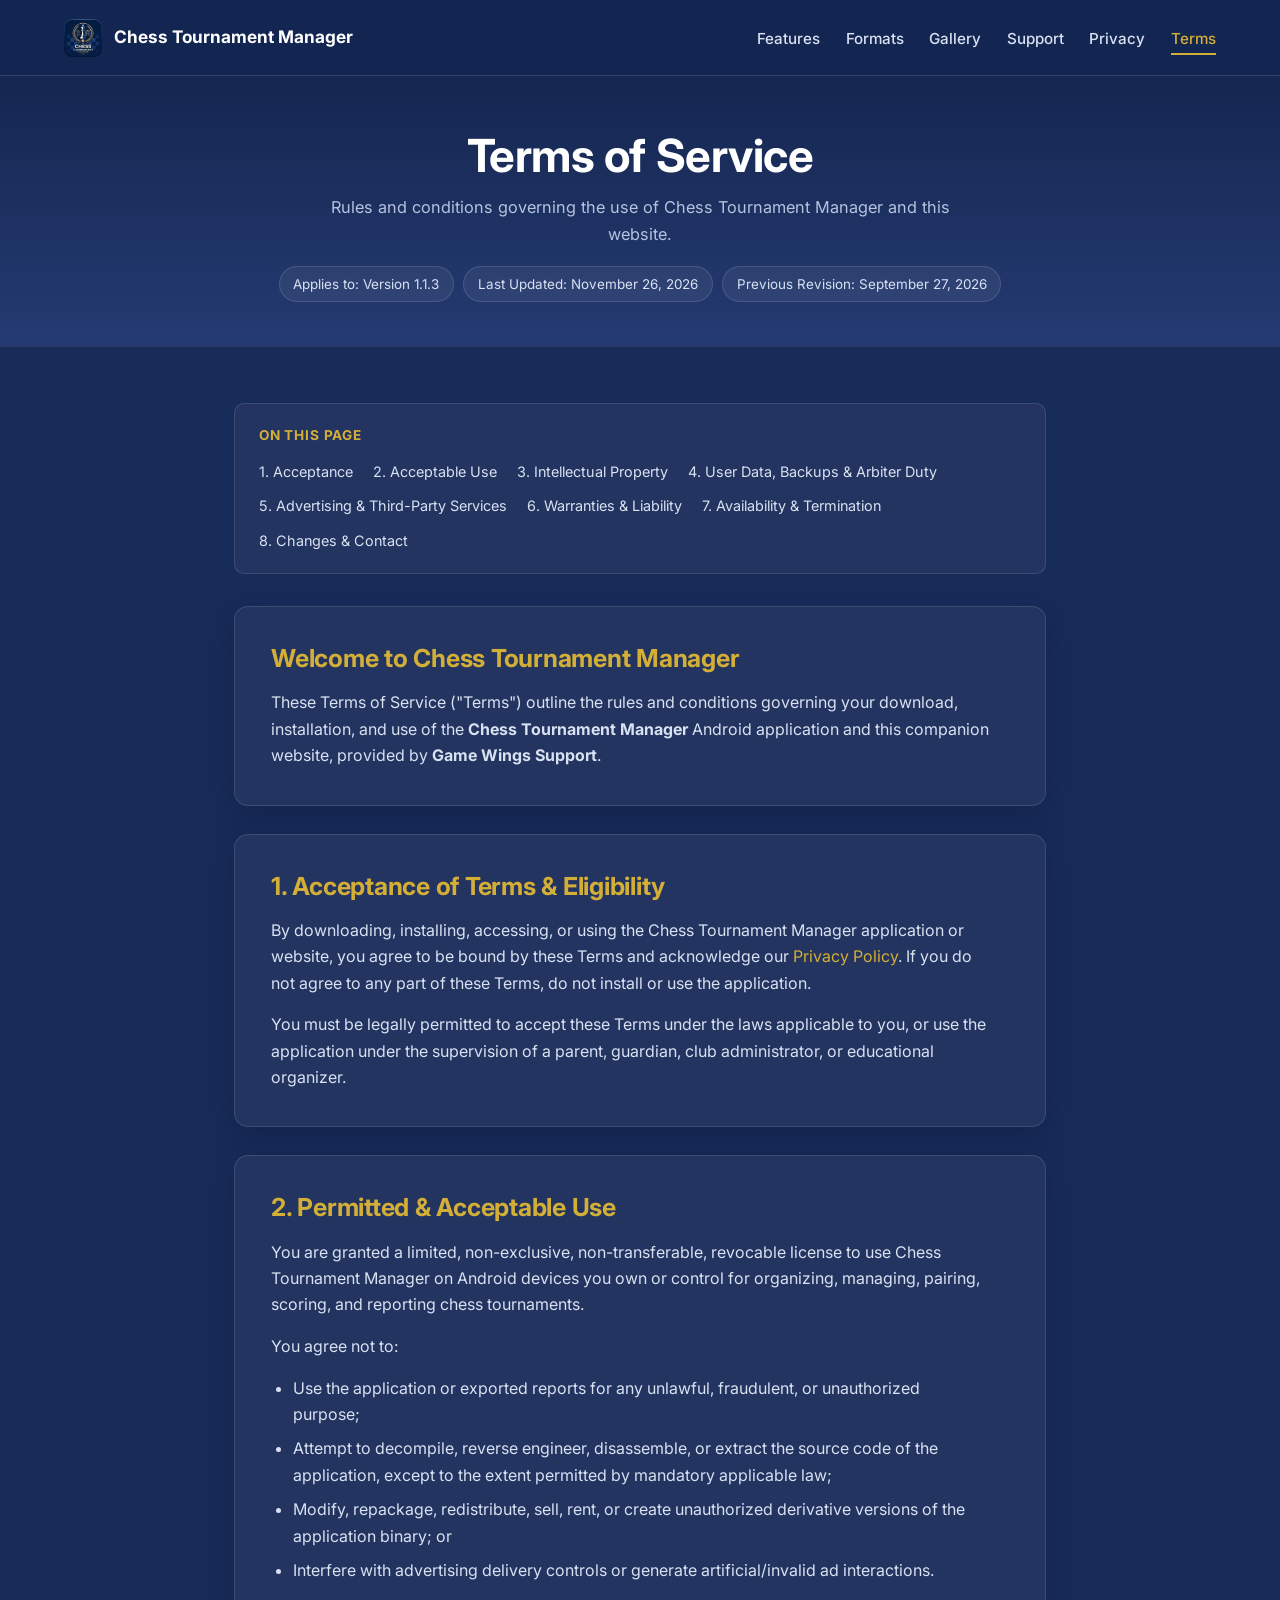
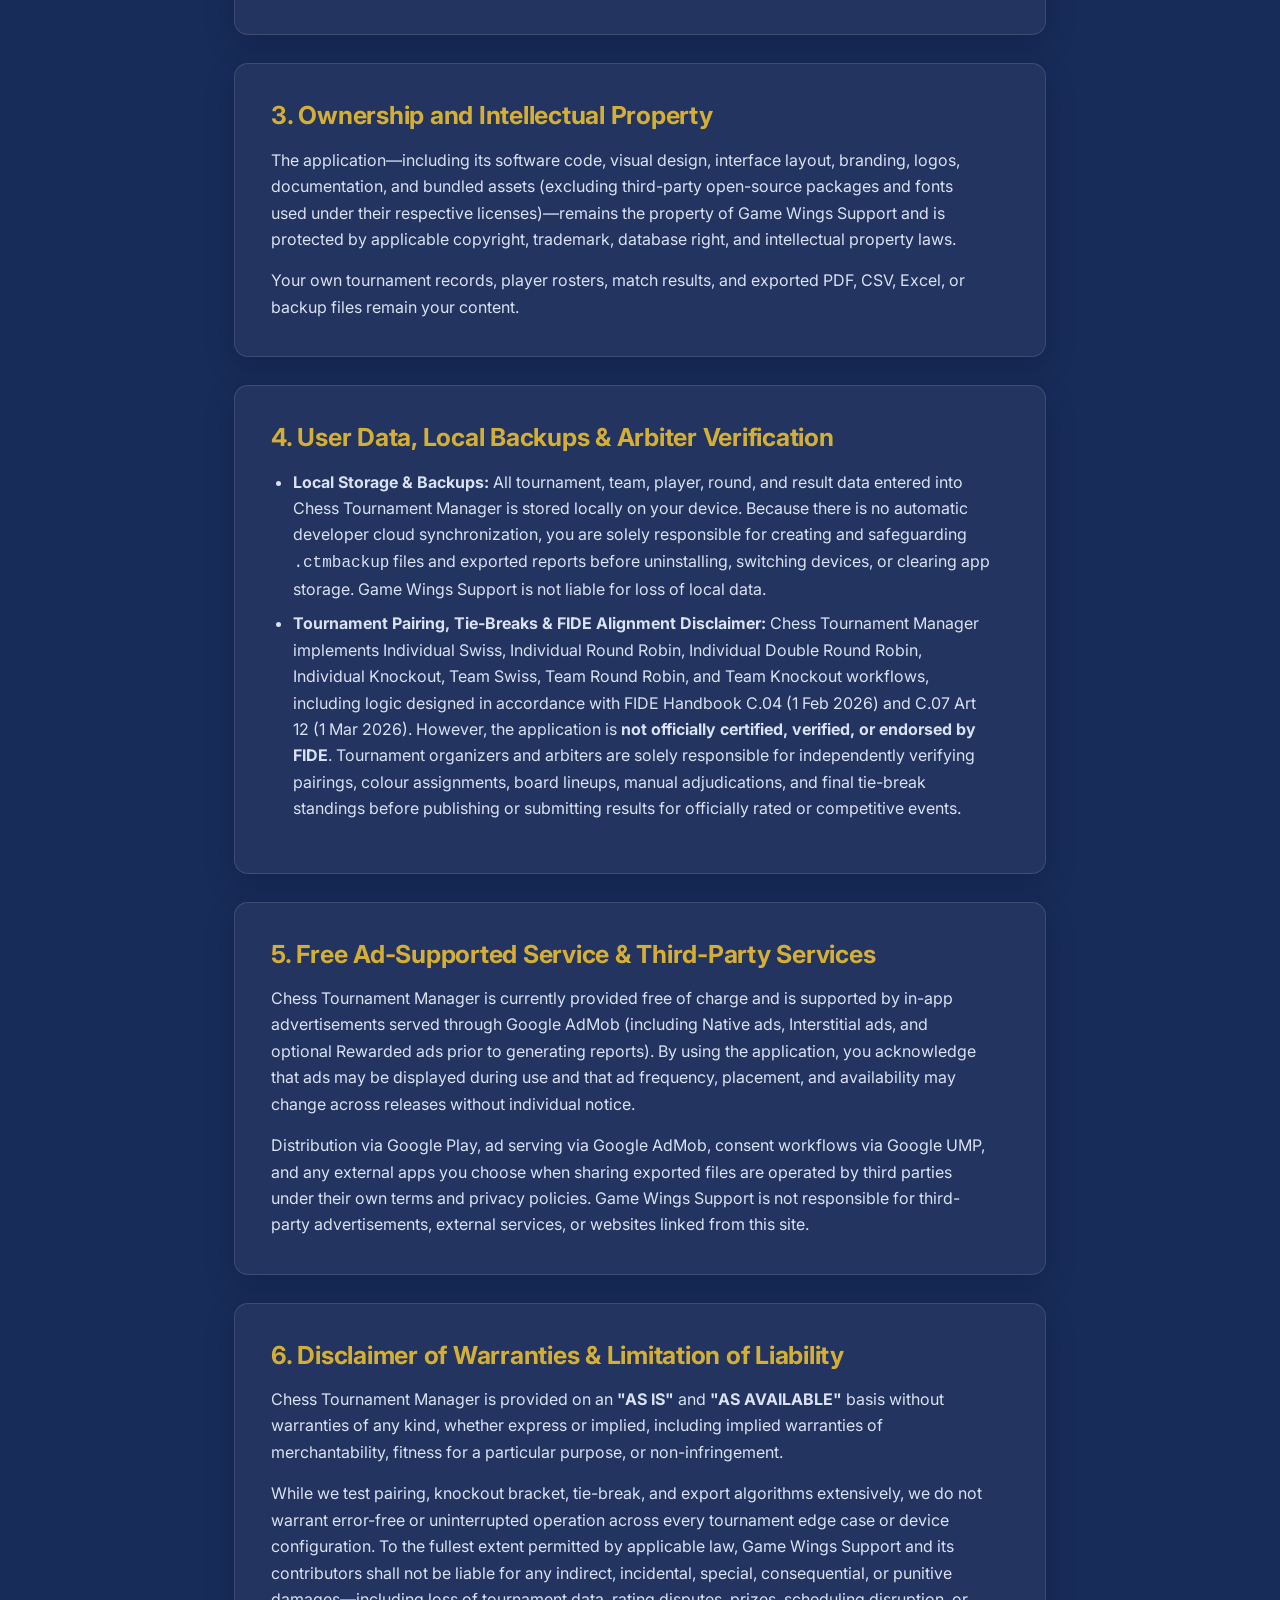
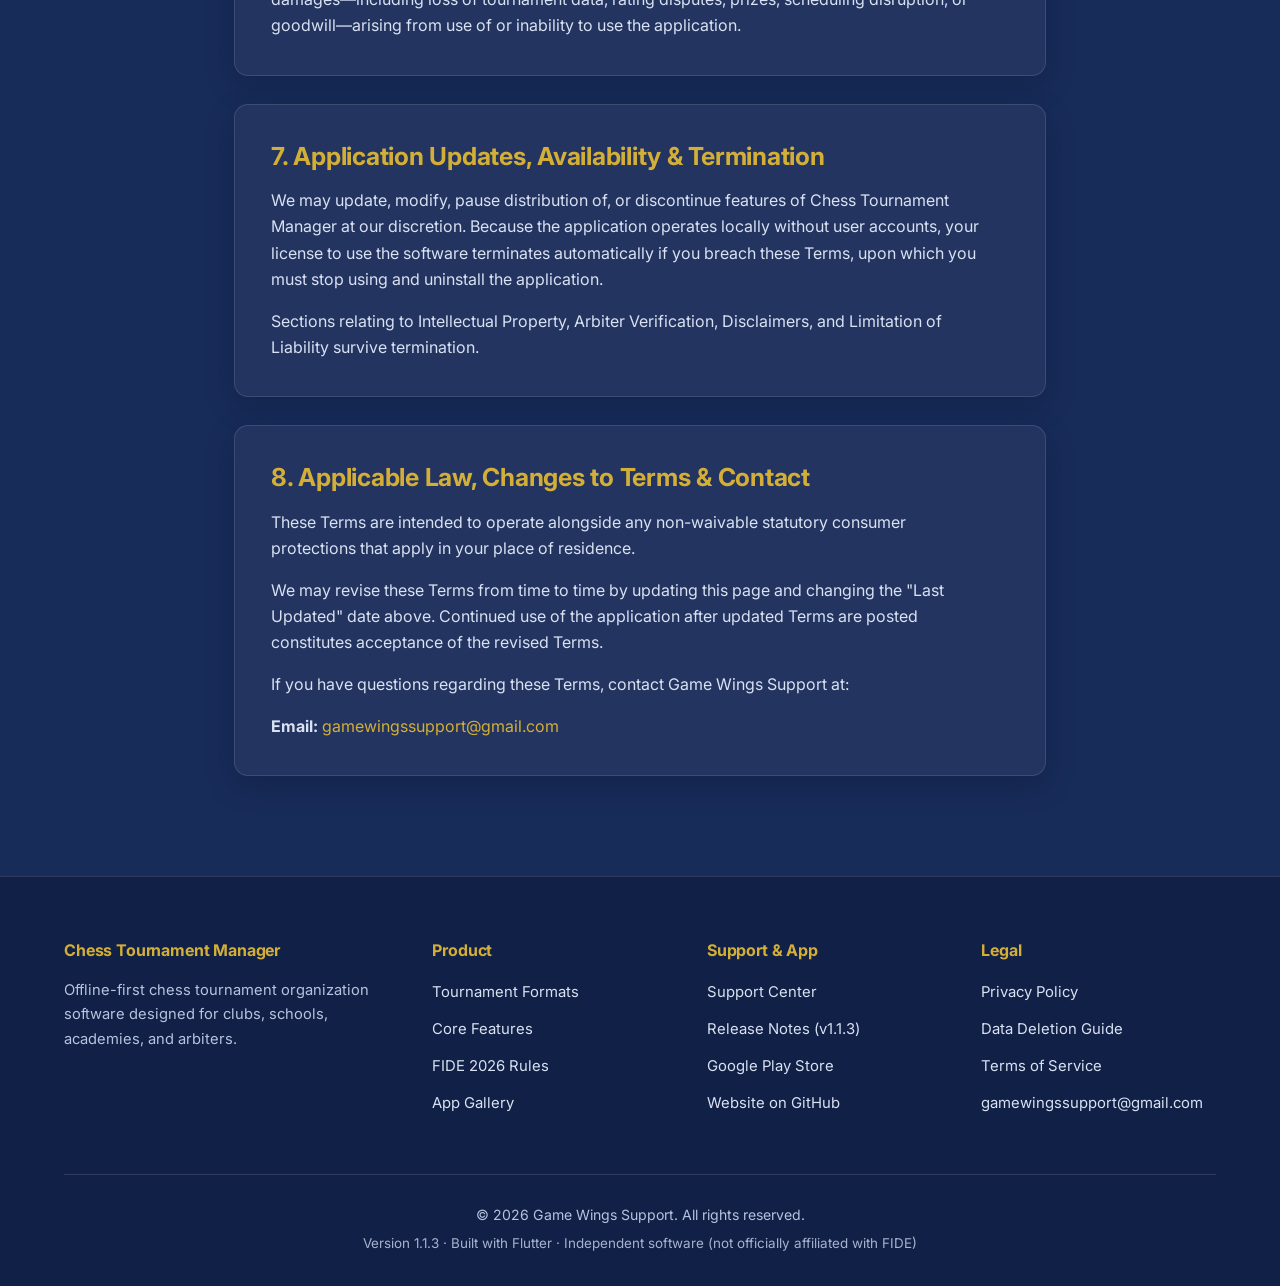
<file: terms.html>
<!DOCTYPE html>
<html lang="en">
<head>
    <meta charset="UTF-8">
    <meta name="viewport" content="width=device-width, initial-scale=1.0">
    <meta name="description" content="Terms of Service for Chess Tournament Manager (v1.1.3) developed by Game Wings Support. Covers license terms, acceptable use, FIDE rule disclaimers, local backups, and ad-supported usage.">
    <meta name="theme-color" content="#182C5A">

    <meta property="og:site_name" content="Chess Tournament Manager">
    <meta property="og:title" content="Terms of Service | Chess Tournament Manager">
    <meta property="og:description" content="Terms and conditions governing use of the Chess Tournament Manager Android application and official website.">
    <meta property="og:type" content="website">
    <meta property="og:url" content="https://Rohith013.github.io/chesstournamentmanager-website/terms.html">
    <meta property="og:image" content="https://Rohith013.github.io/chesstournamentmanager-website/Images/logo.png">

    <meta name="twitter:card" content="summary">
    <meta name="twitter:title" content="Terms of Service | Chess Tournament Manager">
    <meta name="twitter:description" content="Terms and conditions for Chess Tournament Manager by Game Wings Support.">

    <link rel="canonical" href="https://Rohith013.github.io/chesstournamentmanager-website/terms.html">
    <link rel="icon" type="image/png" href="Images/logo.png">

    <title>Terms of Service | Chess Tournament Manager</title>

    <link rel="preconnect" href="https://fonts.googleapis.com">
    <link rel="preconnect" href="https://fonts.gstatic.com" crossorigin>
    <link href="https://fonts.googleapis.com/css2?family=Inter:wght@400;500;600;700&display=swap" rel="stylesheet">

    <script>document.documentElement.classList.add('js-enabled');</script>
    <link rel="stylesheet" href="css/style.css">
</head>
<body>
    <a href="#main-content" class="skip-link">Skip to main content</a>

    <header>
        <div class="container nav-container">
            <a href="index.html" class="logo-container" aria-label="Chess Tournament Manager Home">
                <img src="Images/logo.png" alt="Chess Tournament Manager Logo" width="38" height="38">
                <span>Chess Tournament Manager</span>
            </a>

            <button class="mobile-menu-btn" type="button" aria-expanded="false" aria-controls="primary-nav" aria-label="Open navigation menu">
                <svg class="icon icon-menu" viewBox="0 0 24 24" fill="none" stroke="currentColor" stroke-width="2" stroke-linecap="round" stroke-linejoin="round" aria-hidden="true">
                    <line x1="3" y1="6" x2="21" y2="6"></line>
                    <line x1="3" y1="12" x2="21" y2="12"></line>
                    <line x1="3" y1="18" x2="21" y2="18"></line>
                </svg>
                <svg class="icon icon-close" style="display: none;" viewBox="0 0 24 24" fill="none" stroke="currentColor" stroke-width="2" stroke-linecap="round" stroke-linejoin="round" aria-hidden="true">
                    <line x1="18" y1="6" x2="6" y2="18"></line>
                    <line x1="6" y1="6" x2="18" y2="18"></line>
                </svg>
            </button>

            <nav aria-label="Primary Navigation">
                <ul id="primary-nav" class="nav-links">
                    <li><a href="index.html#features">Features</a></li>
                    <li><a href="index.html#formats">Formats</a></li>
                    <li><a href="index.html#screenshots">Gallery</a></li>
                    <li><a href="support.html">Support</a></li>
                    <li><a href="privacy.html">Privacy</a></li>
                    <li><a href="terms.html" class="active">Terms</a></li>
                </ul>
            </nav>
        </div>
    </header>

    <main id="main-content">
        <section class="page-header fade-in">
            <div class="container">
                <h1>Terms of Service</h1>
                <p>Rules and conditions governing the use of Chess Tournament Manager and this website.</p>
                <div class="page-meta-badges">
                    <span class="meta-badge">Applies to: Version 1.1.3</span>
                    <span class="meta-badge">Last Updated: November 26, 2026</span>
                    <span class="meta-badge">Previous Revision: September 27, 2026</span>
                </div>
            </div>
        </section>

        <section class="content-section fade-in">
            <div class="container content-container">

                <nav class="toc-nav" aria-label="Terms Sections">
                    <div class="toc-nav-title">On This Page</div>
                    <ul class="toc-links">
                        <li><a href="#acceptance">1. Acceptance</a></li>
                        <li><a href="#acceptable-use">2. Acceptable Use</a></li>
                        <li><a href="#ip">3. Intellectual Property</a></li>
                        <li><a href="#data-arbiter">4. User Data, Backups &amp; Arbiter Duty</a></li>
                        <li><a href="#ads-third-party">5. Advertising &amp; Third-Party Services</a></li>
                        <li><a href="#warranties-liability">6. Warranties &amp; Liability</a></li>
                        <li><a href="#availability-termination">7. Availability &amp; Termination</a></li>
                        <li><a href="#changes-contact">8. Changes &amp; Contact</a></li>
                    </ul>
                </nav>

                <div class="content-block">
                    <h2>Welcome to Chess Tournament Manager</h2>
                    <p>These Terms of Service ("Terms") outline the rules and conditions governing your download, installation, and use of the <strong>Chess Tournament Manager</strong> Android application and this companion website, provided by <strong>Game Wings Support</strong>.</p>
                </div>

                <div id="acceptance" class="content-block">
                    <h2>1. Acceptance of Terms &amp; Eligibility</h2>
                    <p>By downloading, installing, accessing, or using the Chess Tournament Manager application or website, you agree to be bound by these Terms and acknowledge our <a href="privacy.html">Privacy Policy</a>. If you do not agree to any part of these Terms, do not install or use the application.</p>
                    <p>You must be legally permitted to accept these Terms under the laws applicable to you, or use the application under the supervision of a parent, guardian, club administrator, or educational organizer.</p>
                </div>

                <div id="acceptable-use" class="content-block">
                    <h2>2. Permitted &amp; Acceptable Use</h2>
                    <p>You are granted a limited, non-exclusive, non-transferable, revocable license to use Chess Tournament Manager on Android devices you own or control for organizing, managing, pairing, scoring, and reporting chess tournaments.</p>
                    <p>You agree not to:</p>
                    <ul>
                        <li>Use the application or exported reports for any unlawful, fraudulent, or unauthorized purpose;</li>
                        <li>Attempt to decompile, reverse engineer, disassemble, or extract the source code of the application, except to the extent permitted by mandatory applicable law;</li>
                        <li>Modify, repackage, redistribute, sell, rent, or create unauthorized derivative versions of the application binary; or</li>
                        <li>Interfere with advertising delivery controls or generate artificial/invalid ad interactions.</li>
                    </ul>
                </div>

                <div id="ip" class="content-block">
                    <h2>3. Ownership and Intellectual Property</h2>
                    <p>The application—including its software code, visual design, interface layout, branding, logos, documentation, and bundled assets (excluding third-party open-source packages and fonts used under their respective licenses)—remains the property of Game Wings Support and is protected by applicable copyright, trademark, database right, and intellectual property laws.</p>
                    <p>Your own tournament records, player rosters, match results, and exported PDF, CSV, Excel, or backup files remain your content.</p>
                </div>

                <div id="data-arbiter" class="content-block">
                    <h2>4. User Data, Local Backups &amp; Arbiter Verification</h2>
                    <ul>
                        <li><strong>Local Storage &amp; Backups:</strong> All tournament, team, player, round, and result data entered into Chess Tournament Manager is stored locally on your device. Because there is no automatic developer cloud synchronization, you are solely responsible for creating and safeguarding <code>.ctmbackup</code> files and exported reports before uninstalling, switching devices, or clearing app storage. Game Wings Support is not liable for loss of local data.</li>
                        <li><strong>Tournament Pairing, Tie-Breaks &amp; FIDE Alignment Disclaimer:</strong> Chess Tournament Manager implements Individual Swiss, Individual Round Robin, Individual Double Round Robin, Individual Knockout, Team Swiss, Team Round Robin, and Team Knockout workflows, including logic designed in accordance with FIDE Handbook C.04 (1 Feb 2026) and C.07 Art 12 (1 Mar 2026). However, the application is <strong>not officially certified, verified, or endorsed by FIDE</strong>. Tournament organizers and arbiters are solely responsible for independently verifying pairings, colour assignments, board lineups, manual adjudications, and final tie-break standings before publishing or submitting results for officially rated or competitive events.</li>
                    </ul>
                </div>

                <div id="ads-third-party" class="content-block">
                    <h2>5. Free Ad-Supported Service &amp; Third-Party Services</h2>
                    <p>Chess Tournament Manager is currently provided free of charge and is supported by in-app advertisements served through Google AdMob (including Native ads, Interstitial ads, and optional Rewarded ads prior to generating reports). By using the application, you acknowledge that ads may be displayed during use and that ad frequency, placement, and availability may change across releases without individual notice.</p>
                    <p>Distribution via Google Play, ad serving via Google AdMob, consent workflows via Google UMP, and any external apps you choose when sharing exported files are operated by third parties under their own terms and privacy policies. Game Wings Support is not responsible for third-party advertisements, external services, or websites linked from this site.</p>
                </div>

                <div id="warranties-liability" class="content-block">
                    <h2>6. Disclaimer of Warranties &amp; Limitation of Liability</h2>
                    <p>Chess Tournament Manager is provided on an <strong>"AS IS"</strong> and <strong>"AS AVAILABLE"</strong> basis without warranties of any kind, whether express or implied, including implied warranties of merchantability, fitness for a particular purpose, or non-infringement.</p>
                    <p>While we test pairing, knockout bracket, tie-break, and export algorithms extensively, we do not warrant error-free or uninterrupted operation across every tournament edge case or device configuration. To the fullest extent permitted by applicable law, Game Wings Support and its contributors shall not be liable for any indirect, incidental, special, consequential, or punitive damages—including loss of tournament data, rating disputes, prizes, scheduling disruption, or goodwill—arising from use of or inability to use the application.</p>
                </div>

                <div id="availability-termination" class="content-block">
                    <h2>7. Application Updates, Availability &amp; Termination</h2>
                    <p>We may update, modify, pause distribution of, or discontinue features of Chess Tournament Manager at our discretion. Because the application operates locally without user accounts, your license to use the software terminates automatically if you breach these Terms, upon which you must stop using and uninstall the application.</p>
                    <p>Sections relating to Intellectual Property, Arbiter Verification, Disclaimers, and Limitation of Liability survive termination.</p>
                </div>

                <div id="changes-contact" class="content-block">
                    <h2>8. Applicable Law, Changes to Terms &amp; Contact</h2>
                    <p>These Terms are intended to operate alongside any non-waivable statutory consumer protections that apply in your place of residence.</p>
                    <p>We may revise these Terms from time to time by updating this page and changing the "Last Updated" date above. Continued use of the application after updated Terms are posted constitutes acceptance of the revised Terms.</p>
                    <p>If you have questions regarding these Terms, contact Game Wings Support at:</p>
                    <p><strong>Email:</strong> <a href="mailto:gamewingssupport@gmail.com">gamewingssupport@gmail.com</a></p>
                </div>

            </div>
        </section>
    </main>

    <footer>
        <div class="container">
            <div class="footer-grid">
                <div class="footer-col">
                    <h2>Chess Tournament Manager</h2>
                    <p>Offline-first chess tournament organization software designed for clubs, schools, academies, and arbiters.</p>
                </div>

                <div class="footer-col">
                    <h2>Product</h2>
                    <ul class="footer-links">
                        <li><a href="index.html#formats">Tournament Formats</a></li>
                        <li><a href="index.html#features">Core Features</a></li>
                        <li><a href="index.html#swiss-details">FIDE 2026 Rules</a></li>
                        <li><a href="index.html#screenshots">App Gallery</a></li>
                    </ul>
                </div>

                <div class="footer-col">
                    <h2>Support &amp; App</h2>
                    <ul class="footer-links">
                        <li><a href="support.html">Support Center</a></li>
                        <li><a href="support.html#release-notes">Release Notes (v1.1.3)</a></li>
                        <li><a href="https://play.google.com/store/apps/details?id=com.chesstournamentmanager.app" target="_blank" rel="noopener noreferrer">Google Play Store</a></li>
                        <li><a href="https://github.com/Rohith013/chesstournamentmanager-website" target="_blank" rel="noopener noreferrer">Website on GitHub</a></li>
                    </ul>
                </div>

                <div class="footer-col">
                    <h2>Legal</h2>
                    <ul class="footer-links">
                        <li><a href="privacy.html">Privacy Policy</a></li>
                        <li><a href="privacy.html#data-deletion">Data Deletion Guide</a></li>
                        <li><a href="terms.html">Terms of Service</a></li>
                        <li><a href="mailto:gamewingssupport@gmail.com">gamewingssupport@gmail.com</a></li>
                    </ul>
                </div>
            </div>

            <div class="footer-bottom">
                <p>&copy; 2026 Game Wings Support. All rights reserved.</p>
                <p class="footer-bottom-sub">Version 1.1.3 &middot; Built with Flutter &middot; Independent software (not officially affiliated with FIDE)</p>
            </div>
        </div>
    </footer>

    <script src="js/script.js" defer></script>
</body>
</html>
</file>
<file: css/style.css>
:root {
    /* Brand Colors (Preserved Navy & Heritage Gold Identity) */
    --primary-bg: #182C5A;
    --primary-deep: #112046;
    --secondary-bg: #243B72;
    --card-bg: #22345F;
    --card-bg-hover: #283D6F;
    --accent-gold: #D4AF37;
    --hover-gold: #F5C542;
    --gold-tint: rgba(212, 175, 55, 0.12);
    --gold-border: rgba(212, 175, 55, 0.32);
    --text-main: #FFFFFF;
    --text-body: #D9E1F2;
    --text-muted: #B6C3DE;
    --border-color: rgba(255, 255, 255, 0.12);
    --shadow-lg: 0 20px 45px rgba(8, 17, 40, 0.45);
    --shadow-md: 0 10px 28px rgba(8, 17, 40, 0.28);

    /* Typography */
    --font-heading: 'Inter', system-ui, -apple-system, BlinkMacSystemFont, 'Segoe UI', Roboto, sans-serif;
    --font-body: 'Inter', system-ui, -apple-system, BlinkMacSystemFont, 'Segoe UI', Roboto, sans-serif;

    /* Spacing & Layout */
    --max-width: 1200px;
    --header-height: 76px;
    --radius-lg: 14px;
    --radius-md: 10px;
    --radius-sm: 8px;

    /* Motion */
    --transition: 0.25s cubic-bezier(0.22, 1, 0.36, 1);
}

/* Reset & Base */
*, *::before, *::after {
    margin: 0;
    padding: 0;
    box-sizing: border-box;
}

html {
    scroll-behavior: smooth;
    font-size: 16px;
    background-color: var(--primary-bg);
}

body {
    font-family: var(--font-body);
    background-color: var(--primary-bg);
    color: var(--text-body);
    line-height: 1.65;
    overflow-x: clip;
    -webkit-font-smoothing: antialiased;
}

body.menu-open {
    overflow: hidden;
}

h1, h2, h3, h4, h5, h6 {
    font-family: var(--font-heading);
    color: var(--text-main);
    line-height: 1.22;
    letter-spacing: -0.01em;
}

a {
    color: var(--accent-gold);
    text-decoration: none;
    transition: color var(--transition);
}

a:hover, a:focus-visible {
    color: var(--hover-gold);
}

img {
    max-width: 100%;
    height: auto;
    display: block;
}

/* Skip Link & Focus Accessibility */
.skip-link {
    position: absolute;
    left: -9999px;
    top: 0;
    z-index: 3000;
    background: var(--accent-gold);
    color: var(--primary-deep);
    padding: 0.75rem 1.25rem;
    font-weight: 700;
    border-radius: 0 0 8px 0;
}

.skip-link:focus {
    left: 0;
}

*:focus-visible {
    outline: 2px dashed var(--accent-gold);
    outline-offset: 3px;
}

section[id],
div[id],
h2[id],
h3[id] {
    scroll-margin-top: calc(var(--header-height) + 1.5rem);
}

/* Utilities */
.container {
    max-width: var(--max-width);
    margin: 0 auto;
    padding: 0 1.5rem;
}

.section-padding {
    padding: 4.75rem 0;
}

.text-center {
    text-align: center;
}

.visually-hidden {
    position: absolute;
    width: 1px;
    height: 1px;
    padding: 0;
    margin: -1px;
    overflow: hidden;
    clip: rect(0, 0, 0, 0);
    white-space: nowrap;
    border: 0;
}

.icon {
    width: 1.25rem;
    height: 1.25rem;
    flex-shrink: 0;
    display: inline-block;
    vertical-align: middle;
}

.icon-lg {
    width: 2rem;
    height: 2rem;
}

/* Buttons */
.btn {
    display: inline-flex;
    align-items: center;
    justify-content: center;
    gap: 0.55rem;
    padding: 0.85rem 1.5rem;
    font-family: var(--font-body);
    font-size: 0.98rem;
    font-weight: 600;
    border-radius: var(--radius-sm);
    cursor: pointer;
    transition: transform var(--transition), background-color var(--transition), box-shadow var(--transition), border-color var(--transition);
    border: 2px solid transparent;
    text-align: center;
    line-height: 1.2;
}

.btn-primary {
    background-color: var(--accent-gold);
    color: var(--primary-deep);
}

.btn-primary:hover, .btn-primary:focus-visible {
    background-color: var(--hover-gold);
    color: var(--primary-deep);
    transform: translateY(-2px);
    box-shadow: 0 8px 22px rgba(212, 175, 55, 0.32);
}

.btn-secondary {
    background-color: rgba(255, 255, 255, 0.04);
    color: var(--accent-gold);
    border-color: var(--accent-gold);
}

.btn-secondary:hover, .btn-secondary:focus-visible {
    background-color: var(--gold-tint);
    color: var(--hover-gold);
    border-color: var(--hover-gold);
    transform: translateY(-2px);
}

.btn-subtle {
    background-color: rgba(255, 255, 255, 0.08);
    color: var(--text-main);
    border-color: var(--border-color);
    padding: 0.6rem 1rem;
    font-size: 0.9rem;
}

.btn-subtle:hover, .btn-subtle:focus-visible {
    background-color: rgba(255, 255, 255, 0.14);
    color: var(--accent-gold);
    border-color: var(--gold-border);
}

/* Header & Navigation */
header {
    background-color: rgba(20, 38, 82, 0.94);
    backdrop-filter: blur(12px);
    -webkit-backdrop-filter: blur(12px);
    position: fixed;
    width: 100%;
    top: 0;
    left: 0;
    z-index: 1000;
    border-bottom: 1px solid var(--border-color);
    height: var(--header-height);
    display: flex;
    align-items: center;
}

.nav-container {
    display: flex;
    justify-content: space-between;
    align-items: center;
    gap: 1.5rem;
    width: 100%;
}

.logo-container {
    display: inline-flex;
    align-items: center;
    gap: 0.75rem;
    color: var(--text-main);
    font-weight: 700;
    font-size: 1.08rem;
    white-space: nowrap;
}

.logo-container:hover, .logo-container:focus-visible {
    color: var(--text-main);
}

.logo-container img {
    height: 38px;
    width: 38px;
    border-radius: 8px;
    flex-shrink: 0;
}

.nav-links {
    display: flex;
    align-items: center;
    gap: 1.6rem;
    list-style: none;
}

.nav-links a {
    color: var(--text-body);
    font-weight: 500;
    font-size: 0.95rem;
    padding: 0.35rem 0;
    position: relative;
    white-space: nowrap;
}

.nav-links a::after {
    content: '';
    position: absolute;
    left: 0;
    bottom: -2px;
    width: 100%;
    height: 2px;
    background-color: var(--accent-gold);
    transform: scaleX(0);
    transform-origin: center;
    transition: transform var(--transition);
}

.nav-links a:hover,
.nav-links a:focus-visible,
.nav-links a.active {
    color: var(--accent-gold);
}

.nav-links a.active::after,
.nav-links a:hover::after {
    transform: scaleX(1);
}

.mobile-menu-btn {
    display: none;
    align-items: center;
    justify-content: center;
    background: rgba(255, 255, 255, 0.06);
    border: 1px solid var(--border-color);
    border-radius: var(--radius-sm);
    color: var(--text-main);
    width: 44px;
    height: 44px;
    cursor: pointer;
    transition: background-color var(--transition), border-color var(--transition);
}

.mobile-menu-btn:hover, .mobile-menu-btn:focus-visible {
    background: rgba(212, 175, 55, 0.14);
    border-color: var(--gold-border);
    color: var(--accent-gold);
}

/* Hero Section */
.hero {
    padding-top: calc(var(--header-height) + 3.5rem);
    padding-bottom: 4.5rem;
    background:
        radial-gradient(circle at 82% 22%, rgba(212, 175, 55, 0.14), transparent 46%),
        radial-gradient(circle at 12% 80%, rgba(56, 94, 173, 0.28), transparent 52%),
        linear-gradient(145deg, var(--primary-deep) 0%, var(--primary-bg) 52%, var(--secondary-bg) 100%);
    position: relative;
    overflow: hidden;
}

.hero::before {
    content: '';
    position: absolute;
    inset: 0;
    opacity: 0.04;
    background-image:
        linear-gradient(45deg, #ffffff 25%, transparent 25%),
        linear-gradient(-45deg, #ffffff 25%, transparent 25%),
        linear-gradient(45deg, transparent 75%, #ffffff 75%),
        linear-gradient(-45deg, transparent 75%, #ffffff 75%);
    background-size: 48px 48px;
    background-position: 0 0, 0 24px, 24px -24px, -24px 0;
    pointer-events: none;
}

.hero-content {
    position: relative;
    z-index: 1;
    display: grid;
    grid-template-columns: minmax(0, 1.05fr) minmax(0, 0.95fr);
    gap: 3.5rem;
    align-items: center;
}

.hero-eyebrow {
    display: inline-flex;
    align-items: center;
    gap: 0.5rem;
    padding: 0.4rem 0.9rem;
    border-radius: 999px;
    background-color: var(--gold-tint);
    border: 1px solid var(--gold-border);
    color: var(--hover-gold);
    font-size: 0.85rem;
    font-weight: 600;
    margin-bottom: 1.25rem;
}

.hero-text h1 {
    font-size: clamp(2.25rem, 4.2vw, 3.4rem);
    margin-bottom: 0.9rem;
    line-height: 1.1;
}

.hero-subtitle {
    font-size: clamp(1.15rem, 2vw, 1.4rem);
    color: var(--accent-gold);
    margin-bottom: 1.15rem;
    font-weight: 600;
}

.hero-description {
    font-size: 1.06rem;
    margin-bottom: 1.75rem;
    color: var(--text-body);
    max-width: 58ch;
}

.hero-buttons {
    display: flex;
    gap: 1rem;
    flex-wrap: wrap;
}

.hero-meta {
    margin-top: 1.35rem;
    display: flex;
    flex-wrap: wrap;
    gap: 0.5rem 1.25rem;
    font-size: 0.88rem;
    color: var(--text-muted);
}

.hero-meta-item {
    display: inline-flex;
    align-items: center;
    gap: 0.4rem;
}

.hero-image-container {
    position: relative;
}

.hero-image-frame {
    border-radius: var(--radius-lg);
    overflow: hidden;
    border: 1px solid var(--gold-border);
    box-shadow: var(--shadow-lg);
    background-color: var(--primary-deep);
}

/* Highlights Bar */
.stats-bar {
    background-color: var(--secondary-bg);
    border-top: 1px solid var(--border-color);
    border-bottom: 1px solid var(--border-color);
    padding: 1.5rem 0;
}

.stats-grid {
    display: grid;
    grid-template-columns: repeat(auto-fit, minmax(175px, 1fr));
    gap: 1rem 1.5rem;
    align-items: center;
}

.stat-item {
    display: flex;
    align-items: center;
    justify-content: center;
    gap: 0.6rem;
    color: var(--text-main);
    font-weight: 600;
    font-size: 0.95rem;
    padding: 0.35rem 0.5rem;
}

.stat-item .icon {
    color: var(--accent-gold);
}

/* Section Headers */
.section-header {
    text-align: center;
    max-width: 720px;
    margin: 0 auto 3.25rem;
}

.section-header .section-kicker {
    display: inline-block;
    font-size: 0.82rem;
    font-weight: 700;
    letter-spacing: 0.08em;
    text-transform: uppercase;
    color: var(--accent-gold);
    margin-bottom: 0.6rem;
}

.section-header h2 {
    font-size: clamp(1.85rem, 3vw, 2.5rem);
    margin-bottom: 0.85rem;
}

.section-header p {
    color: var(--text-muted);
    font-size: 1.04rem;
}

/* Formats Section */
.formats-section {
    background-color: var(--primary-deep);
    border-bottom: 1px solid var(--border-color);
}

.formats-grid {
    display: grid;
    grid-template-columns: repeat(2, minmax(0, 1fr));
    gap: 2rem;
}

.format-group-card {
    background-color: var(--card-bg);
    border: 1px solid var(--border-color);
    border-radius: var(--radius-lg);
    padding: 2rem;
    box-shadow: var(--shadow-md);
}

.format-group-header {
    display: flex;
    align-items: center;
    gap: 0.85rem;
    margin-bottom: 1.25rem;
    padding-bottom: 1rem;
    border-bottom: 1px solid var(--border-color);
}

.icon-badge {
    width: 44px;
    height: 44px;
    border-radius: 10px;
    display: inline-flex;
    align-items: center;
    justify-content: center;
    background-color: var(--gold-tint);
    border: 1px solid var(--gold-border);
    color: var(--accent-gold);
    flex-shrink: 0;
}

.format-list {
    list-style: none;
    display: grid;
    gap: 1rem;
}

.format-list li {
    background-color: rgba(17, 32, 70, 0.55);
    border: 1px solid var(--border-color);
    border-radius: var(--radius-md);
    padding: 1rem 1.15rem;
}

.format-list strong {
    display: block;
    color: var(--text-main);
    font-size: 1rem;
    margin-bottom: 0.25rem;
}

.format-list span {
    font-size: 0.92rem;
    color: var(--text-muted);
}

/* Features Section */
.features {
    background-color: var(--primary-bg);
}

.features-grid {
    display: grid;
    grid-template-columns: repeat(3, minmax(0, 1fr));
    gap: 1.75rem;
}

.feature-card {
    background-color: var(--card-bg);
    padding: 2rem;
    border-radius: var(--radius-lg);
    border: 1px solid var(--border-color);
    transition: transform var(--transition), border-color var(--transition), background-color var(--transition);
    display: flex;
    flex-direction: column;
    gap: 0.75rem;
}

.feature-card:hover {
    transform: translateY(-4px);
    border-color: var(--gold-border);
    background-color: var(--card-bg-hover);
}

.feature-card h3 {
    font-size: 1.18rem;
}

.feature-card p {
    color: var(--text-body);
    font-size: 0.95rem;
}

.feature-tags {
    margin-top: auto;
    padding-top: 0.5rem;
    display: flex;
    flex-wrap: wrap;
    gap: 0.45rem;
}

.tag-pill {
    font-size: 0.78rem;
    font-weight: 600;
    color: var(--hover-gold);
    background-color: rgba(212, 175, 55, 0.1);
    border: 1px solid rgba(212, 175, 55, 0.24);
    border-radius: 999px;
    padding: 0.22rem 0.65rem;
}

/* Deep Dive Specs Section */
.specs-section {
    background-color: var(--secondary-bg);
    border-top: 1px solid var(--border-color);
    border-bottom: 1px solid var(--border-color);
}

.specs-grid {
    display: grid;
    grid-template-columns: repeat(2, minmax(0, 1fr));
    gap: 2rem;
}

.spec-panel {
    background-color: var(--primary-deep);
    border: 1px solid var(--border-color);
    border-radius: var(--radius-lg);
    padding: 2rem;
}

.spec-panel h3 {
    color: var(--accent-gold);
    font-size: 1.25rem;
    margin-bottom: 0.75rem;
}

.spec-panel ul {
    padding-left: 1.2rem;
    display: grid;
    gap: 0.6rem;
    margin-top: 0.85rem;
}

.spec-panel li {
    color: var(--text-body);
    font-size: 0.94rem;
}

.spec-note {
    margin-top: 1.25rem;
    padding: 0.85rem 1rem;
    border-radius: var(--radius-sm);
    background-color: rgba(212, 175, 55, 0.08);
    border-left: 3px solid var(--accent-gold);
    font-size: 0.88rem;
    color: var(--text-body);
}

/* Screenshots Gallery */
.screenshots {
    background-color: var(--primary-bg);
}

.gallery-container {
    display: grid;
    grid-template-columns: repeat(auto-fit, minmax(220px, 1fr));
    gap: 1.5rem;
}

.gallery-item {
    background-color: var(--card-bg);
    border: 1px solid var(--border-color);
    border-radius: var(--radius-lg);
    padding: 0.75rem;
    cursor: pointer;
    transition: transform var(--transition), border-color var(--transition), box-shadow var(--transition);
    display: flex;
    flex-direction: column;
    gap: 0.75rem;
}

.gallery-item:hover, .gallery-item:focus-visible {
    border-color: var(--accent-gold);
    transform: translateY(-4px);
    box-shadow: var(--shadow-md);
}

.gallery-thumb-wrap {
    border-radius: var(--radius-md);
    overflow: hidden;
    background-color: var(--primary-deep);
    aspect-ratio: 9 / 18;
    display: flex;
    align-items: center;
    justify-content: center;
}

.gallery-thumb-wrap img {
    width: 100%;
    height: 100%;
    object-fit: cover;
    object-position: top;
}

.gallery-caption {
    font-size: 0.88rem;
    font-weight: 600;
    color: var(--text-main);
    text-align: center;
    padding: 0 0.25rem 0.2rem;
}

.gallery-disclaimer {
    margin-top: 1.75rem;
    text-align: center;
    font-size: 0.88rem;
    color: var(--text-muted);
}

/* Lightbox Modal */
.lightbox {
    display: none;
    position: fixed;
    inset: 0;
    background-color: rgba(11, 19, 43, 0.94);
    z-index: 2000;
    align-items: center;
    justify-content: center;
    flex-direction: column;
    gap: 1rem;
    padding: 1.5rem;
}

.lightbox.active {
    display: flex;
}

.lightbox-content {
    max-width: min(92vw, 460px);
    max-height: 80vh;
    border-radius: var(--radius-md);
    border: 1px solid var(--gold-border);
    box-shadow: 0 0 40px rgba(0, 0, 0, 0.6);
}

.lightbox-caption {
    color: var(--text-body);
    font-size: 0.98rem;
    font-weight: 500;
    text-align: center;
}

.lightbox-close {
    position: absolute;
    top: 1.25rem;
    right: 1.25rem;
    width: 44px;
    height: 44px;
    border-radius: 50%;
    background: rgba(255, 255, 255, 0.1);
    border: 1px solid var(--border-color);
    color: var(--text-main);
    display: inline-flex;
    align-items: center;
    justify-content: center;
    cursor: pointer;
    transition: background-color var(--transition), color var(--transition);
}

.lightbox-close:hover, .lightbox-close:focus-visible {
    background-color: var(--accent-gold);
    color: var(--primary-deep);
}

/* Privacy / Architecture Highlights Section */
.why-choose {
    background-color: var(--secondary-bg);
    border-top: 1px solid var(--border-color);
}

.pillars-grid {
    display: grid;
    grid-template-columns: repeat(2, minmax(0, 1fr));
    gap: 1.5rem;
    max-width: 980px;
    margin: 0 auto;
}

.pillar-card {
    background-color: var(--card-bg);
    border: 1px solid var(--border-color);
    border-radius: var(--radius-md);
    padding: 1.65rem;
}

.pillar-card h3 {
    font-size: 1.1rem;
    color: var(--accent-gold);
    margin-bottom: 0.5rem;
}

.pillar-card p {
    font-size: 0.95rem;
    color: var(--text-body);
}

/* FAQ */
.faq {
    background-color: var(--primary-bg);
}

.faq-grid {
    max-width: 820px;
    margin: 0 auto;
}

details {
    background-color: var(--card-bg);
    border: 1px solid var(--border-color);
    border-radius: var(--radius-md);
    margin-bottom: 1rem;
    overflow: hidden;
    transition: border-color var(--transition);
}

details[open] {
    border-color: var(--gold-border);
}

summary {
    padding: 1.25rem 1.5rem;
    font-size: 1.05rem;
    font-weight: 600;
    color: var(--text-main);
    cursor: pointer;
    list-style: none;
    display: flex;
    justify-content: space-between;
    align-items: center;
    gap: 1rem;
}

summary::-webkit-details-marker {
    display: none;
}

summary::after {
    content: '+';
    color: var(--accent-gold);
    font-size: 1.45rem;
    font-weight: 400;
    line-height: 1;
    transition: transform var(--transition);
    flex-shrink: 0;
}

details[open] summary::after {
    transform: rotate(45deg);
}

details[open] summary {
    border-bottom: 1px solid var(--border-color);
}

.faq-answer {
    padding: 1.25rem 1.5rem 1.4rem;
    color: var(--text-body);
    font-size: 0.96rem;
}

/* CTA Strip */
.cta-banner {
    background: linear-gradient(135deg, var(--primary-deep) 0%, var(--card-bg) 100%);
    border-top: 1px solid var(--border-color);
    padding: 4rem 0;
    text-align: center;
}

.cta-banner h2 {
    font-size: clamp(1.65rem, 2.8vw, 2.2rem);
    margin-bottom: 0.85rem;
}

.cta-banner p {
    max-width: 620px;
    margin: 0 auto 1.75rem;
    color: var(--text-muted);
}

.cta-actions {
    display: flex;
    justify-content: center;
    flex-wrap: wrap;
    gap: 1rem;
}

/* Footer */
footer {
    background-color: var(--primary-deep);
    padding: 4rem 0 2rem;
    border-top: 1px solid var(--border-color);
}

.footer-grid {
    display: grid;
    grid-template-columns: 1.4fr 1fr 1fr 1fr;
    gap: 2.5rem;
    margin-bottom: 3rem;
}

.footer-col h2,
.footer-col h4 {
    margin-bottom: 1.1rem;
    color: var(--accent-gold);
    font-size: 1rem;
}

.footer-col p {
    color: var(--text-muted);
    font-size: 0.92rem;
    max-width: 34ch;
}

.footer-links {
    list-style: none;
}

.footer-links li {
    margin-bottom: 0.65rem;
}

.footer-links a {
    color: var(--text-body);
    font-size: 0.93rem;
}

.footer-links a:hover, .footer-links a:focus-visible {
    color: var(--hover-gold);
}

.footer-bottom {
    text-align: center;
    padding-top: 1.75rem;
    border-top: 1px solid var(--border-color);
    color: var(--text-muted);
    font-size: 0.88rem;
}

.footer-bottom-sub {
    margin-top: 0.4rem;
    font-size: 0.84rem;
    opacity: 0.9;
}

/* Internal Pages (Privacy, Terms, Support) */
.page-header {
    padding: calc(var(--header-height) + 3.25rem) 0 2.75rem;
    background: linear-gradient(180deg, var(--primary-deep) 0%, var(--secondary-bg) 100%);
    text-align: center;
    border-bottom: 1px solid var(--border-color);
}

.page-header h1 {
    font-size: clamp(2rem, 4vw, 2.85rem);
    margin-bottom: 0.65rem;
}

.page-header p {
    color: var(--text-muted);
    max-width: 660px;
    margin: 0 auto;
    font-size: 1.02rem;
}

.page-meta-badges {
    margin-top: 1.15rem;
    display: flex;
    justify-content: center;
    flex-wrap: wrap;
    gap: 0.6rem;
}

.meta-badge {
    display: inline-flex;
    align-items: center;
    gap: 0.4rem;
    padding: 0.35rem 0.85rem;
    border-radius: 999px;
    background-color: rgba(255, 255, 255, 0.06);
    border: 1px solid var(--border-color);
    font-size: 0.84rem;
    color: var(--text-body);
}

.content-section {
    padding: 3.5rem 0 4.5rem;
}

.content-container {
    max-width: 860px;
    margin: 0 auto;
}

.toc-nav {
    background-color: var(--card-bg);
    border: 1px solid var(--border-color);
    border-radius: var(--radius-md);
    padding: 1.25rem 1.5rem;
    margin-bottom: 2rem;
}

.toc-nav-title {
    font-size: 0.85rem;
    text-transform: uppercase;
    letter-spacing: 0.06em;
    color: var(--accent-gold);
    font-weight: 700;
    margin-bottom: 0.75rem;
}

.toc-links {
    display: flex;
    flex-wrap: wrap;
    gap: 0.5rem 1.25rem;
    list-style: none;
    padding: 0;
    margin: 0;
}

.toc-links a {
    font-size: 0.9rem;
    color: var(--text-body);
}

.toc-links a:hover, .toc-links a:focus-visible {
    color: var(--hover-gold);
    text-decoration: underline;
}

.content-block {
    background-color: var(--card-bg);
    padding: 2.25rem;
    border-radius: var(--radius-lg);
    border: 1px solid var(--border-color);
    margin-bottom: 1.75rem;
    box-shadow: var(--shadow-md);
}

.content-block h2 {
    color: var(--accent-gold);
    margin-bottom: 1rem;
    font-size: 1.55rem;
}

.content-block h3 {
    margin: 1.6rem 0 0.75rem;
    font-size: 1.18rem;
    color: var(--text-main);
}

.content-block h4 {
    margin: 1.15rem 0 0.5rem;
    font-size: 1.02rem;
    color: var(--hover-gold);
}

.content-block p,
.content-block ul,
.content-block ol {
    margin-bottom: 0.95rem;
    max-width: 72ch;
}

.content-block ul,
.content-block ol {
    padding-left: 1.4rem;
}

.content-block li {
    margin-bottom: 0.5rem;
}

.content-block li:last-child,
.content-block p:last-child {
    margin-bottom: 0;
}

.callout-box {
    background-color: rgba(17, 32, 70, 0.72);
    border: 1px solid var(--border-color);
    border-left: 4px solid var(--accent-gold);
    border-radius: var(--radius-sm);
    padding: 1.15rem 1.25rem;
    margin: 1.25rem 0;
}

.callout-box strong {
    color: var(--text-main);
}

/* Responsive Data Tables */
.table-wrap {
    width: 100%;
    overflow-x: auto;
    border: 1px solid var(--border-color);
    border-radius: var(--radius-md);
    margin: 1.25rem 0;
    background-color: rgba(17, 32, 70, 0.55);
}

.data-table {
    width: 100%;
    border-collapse: collapse;
    min-width: 520px;
    font-size: 0.92rem;
}

.data-table th,
.data-table td {
    text-align: left;
    padding: 0.85rem 1rem;
    border-bottom: 1px solid var(--border-color);
    vertical-align: top;
}

.data-table th {
    color: var(--accent-gold);
    font-weight: 600;
    background-color: rgba(255, 255, 255, 0.03);
}

.data-table tr:last-child td {
    border-bottom: none;
}

.support-actions-row {
    display: flex;
    flex-wrap: wrap;
    align-items: center;
    gap: 0.85rem;
    margin: 1rem 0 0.75rem;
}

.copy-feedback {
    font-size: 0.88rem;
    color: var(--hover-gold);
    font-weight: 500;
}

/* 404 Page */
.error-page {
    min-height: calc(100vh - var(--header-height) - 220px);
    padding-top: calc(var(--header-height) + 3rem);
    padding-bottom: 4rem;
    display: flex;
    align-items: center;
    justify-content: center;
    text-align: center;
}

.error-content {
    max-width: 560px;
}

.error-content h1 {
    font-size: clamp(4.5rem, 12vw, 7.5rem);
    color: var(--accent-gold);
    margin-bottom: 0.5rem;
    line-height: 1;
}

.error-content h2 {
    font-size: clamp(1.5rem, 3vw, 2rem);
    margin-bottom: 1rem;
}

.error-links-row {
    margin-top: 2rem;
    display: flex;
    justify-content: center;
    flex-wrap: wrap;
    gap: 0.85rem;
}

/* Progressive Scroll Animations */
.js-enabled .fade-in {
    opacity: 0;
    transform: translateY(16px);
    transition: opacity 0.55s ease-out, transform 0.55s ease-out;
}

.js-enabled .fade-in.visible {
    opacity: 1;
    transform: translateY(0);
}

/* Responsive Breakpoints */
@media (max-width: 1024px) {
    .hero-content {
        grid-template-columns: 1fr;
        text-align: center;
        gap: 2.5rem;
    }

    .hero-eyebrow,
    .hero-buttons,
    .hero-meta {
        justify-content: center;
    }

    .hero-description {
        margin-left: auto;
        margin-right: auto;
    }

    .features-grid {
        grid-template-columns: repeat(2, minmax(0, 1fr));
    }

    .footer-grid {
        grid-template-columns: repeat(2, minmax(0, 1fr));
    }
}

@media (max-width: 768px) {
    .container {
        padding: 0 1.15rem;
    }

    .section-padding {
        padding: 3.5rem 0;
    }

    .mobile-menu-btn {
        display: inline-flex;
    }

    .nav-links {
        position: fixed;
        top: var(--header-height);
        left: 0;
        width: 100%;
        height: calc(100vh - var(--header-height));
        height: calc(100dvh - var(--header-height));
        background-color: var(--primary-deep);
        flex-direction: column;
        align-items: center;
        justify-content: flex-start;
        padding: 2rem 1.5rem;
        gap: 1.15rem;
        transform: translateX(-100%);
        visibility: hidden;
        pointer-events: none;
        transition: transform var(--transition), visibility var(--transition);
        overflow-y: auto;
        border-top: 1px solid var(--border-color);
    }

    .nav-links.active {
        transform: translateX(0);
        visibility: visible;
        pointer-events: auto;
    }

    .nav-links a {
        font-size: 1.1rem;
        padding: 0.5rem 1rem;
    }

    .formats-grid,
    .features-grid,
    .specs-grid,
    .pillars-grid,
    .footer-grid {
        grid-template-columns: 1fr;
    }

    .gallery-container {
        grid-template-columns: repeat(2, minmax(0, 1fr));
        gap: 1rem;
    }

    .content-block,
    .format-group-card,
    .spec-panel {
        padding: 1.45rem;
    }

    .hero-buttons .btn {
        width: 100%;
    }
}

@media (max-width: 480px) {
    .logo-container span {
        font-size: 0.96rem;
    }

    .gallery-container {
        grid-template-columns: 1fr;
    }

    summary {
        padding: 1.1rem 1.15rem;
        font-size: 0.98rem;
    }

    .faq-answer {
        padding: 1rem 1.15rem 1.2rem;
    }
}

@media (prefers-reduced-motion: reduce) {
    html {
        scroll-behavior: auto;
    }

    *, *::before, *::after {
        transition-duration: 0.01ms !important;
        animation-duration: 0.01ms !important;
    }

    .js-enabled .fade-in {
        opacity: 1;
        transform: none;
    }
}
</file>
